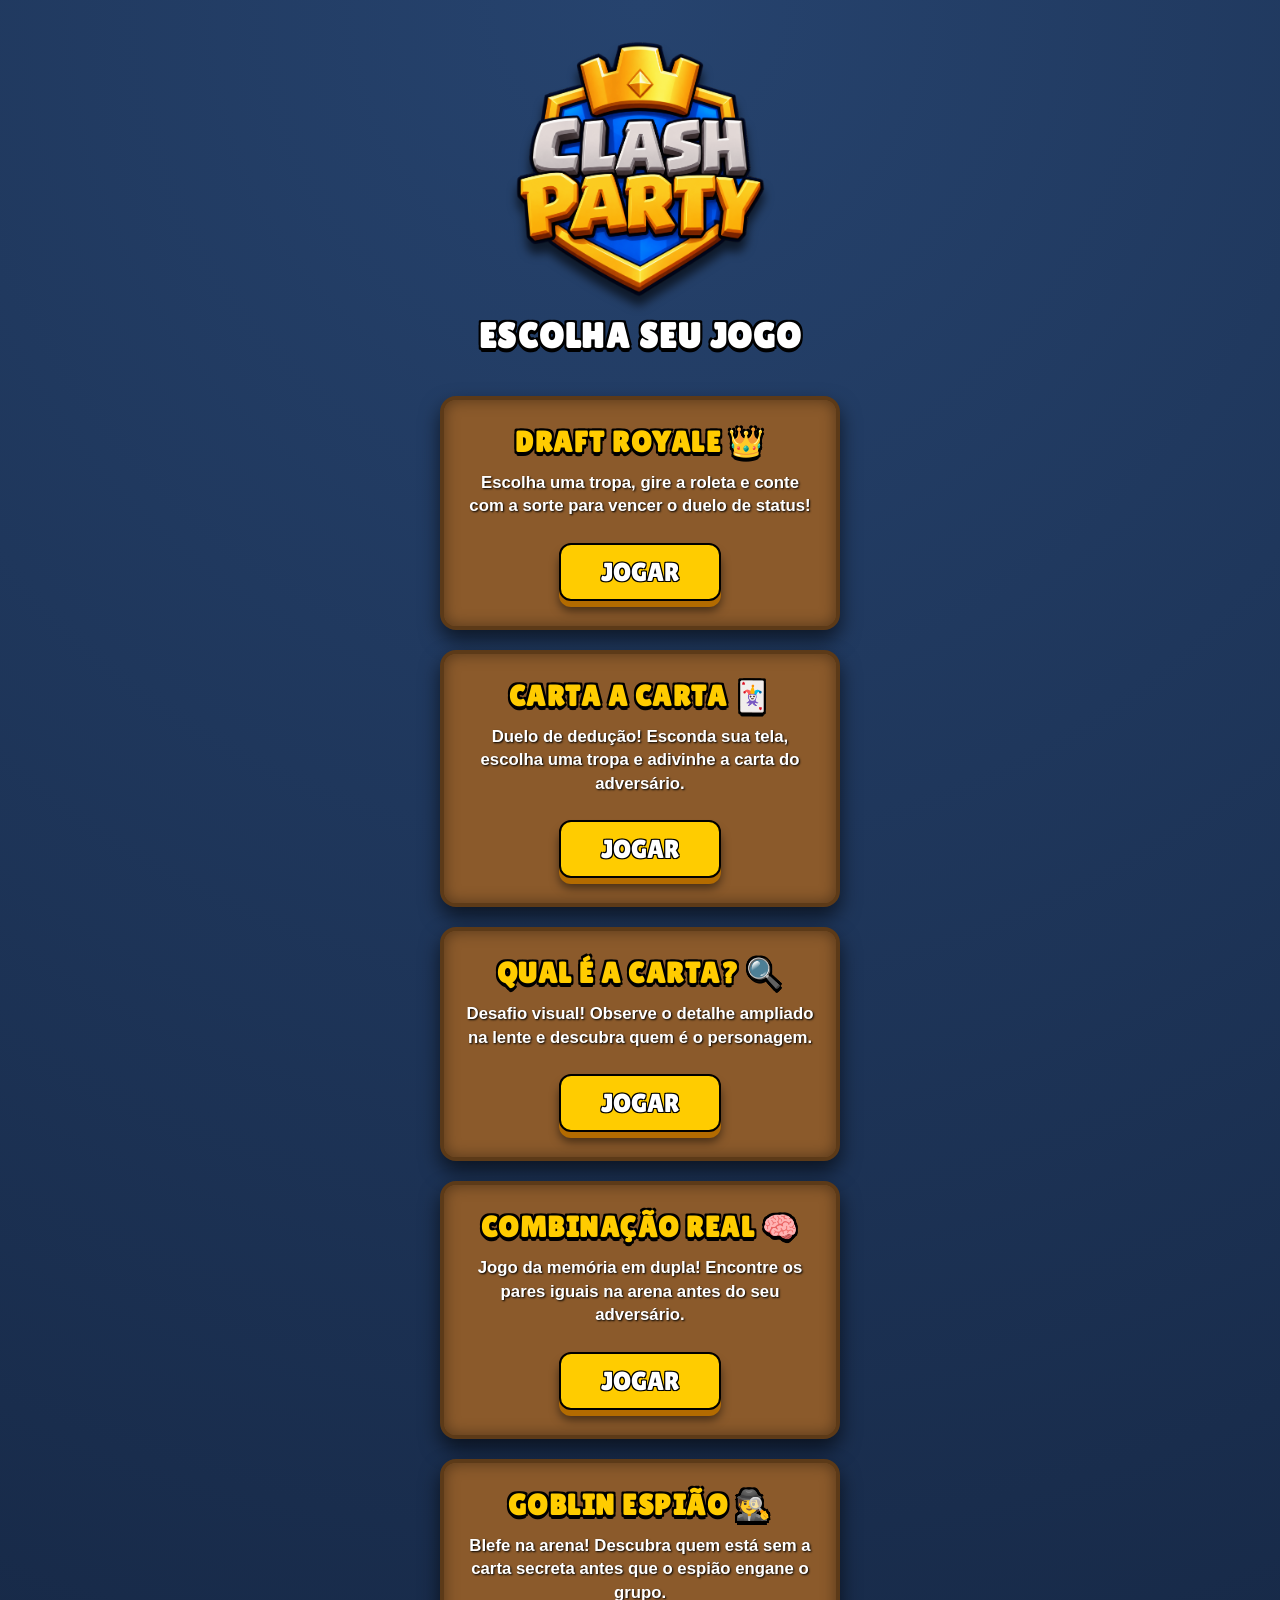
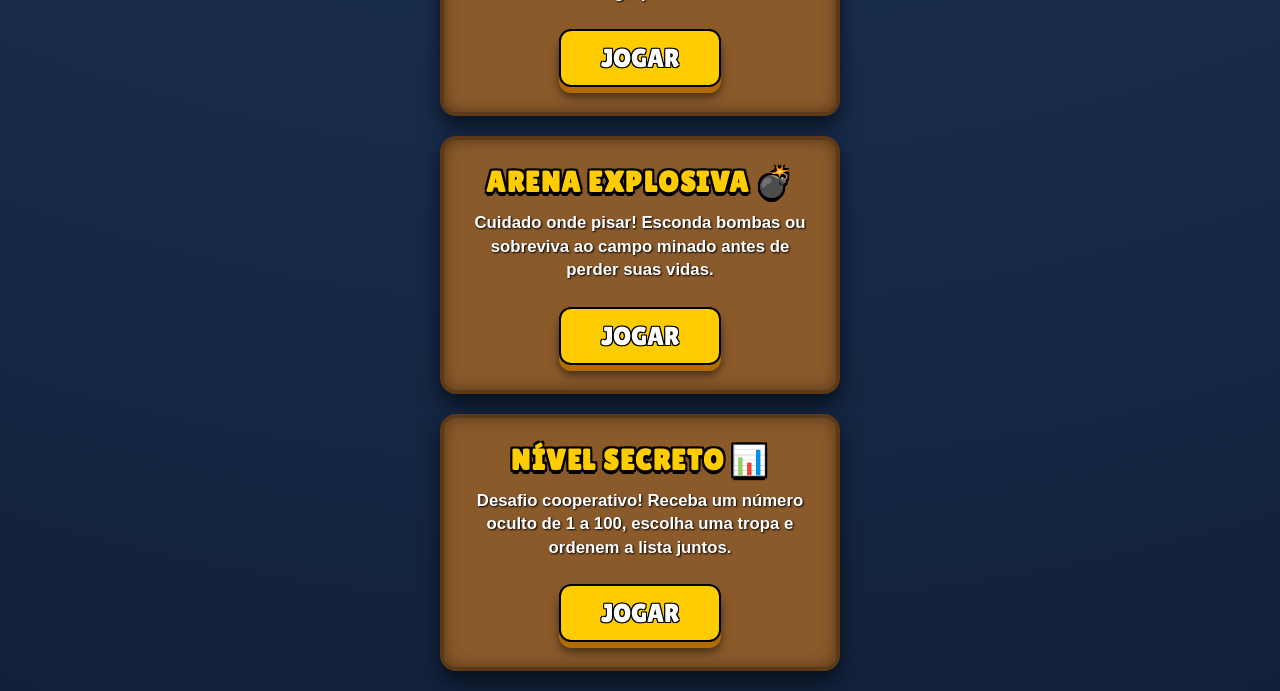
<file: index.html>
<!DOCTYPE html>
<html lang="pt-BR">
<head>
    <meta charset="UTF-8">
    <meta name="viewport" content="width=device-width, initial-scale=1.0">
    <title>Clash Party | Hub de Mini-jogos</title>
    <link rel="stylesheet" href="css/global.css">
</head>
<body>
    <header>
        <img src="imagens/logo.png" alt="Clash Party Logo" class="logo">
        <h1>Escolha seu Jogo</h1>
    </header>

    <main class="games-container">
        <div class="game-card">
            <div class="game-card-content">
                <h2>Draft Royale 👑</h2>
                <p>Escolha uma tropa, gire a roleta e conte com a sorte para vencer o duelo de status!</p>
                <a href="draft-royale/index.html" class="btn-supercell">JOGAR</a>
            </div>
        </div>

        <div class="game-card">
            <div class="game-card-content">
                <h2>Carta a Carta 🃏</h2>
                <p>Duelo de dedução! Esconda sua tela, escolha uma tropa e adivinhe a carta do adversário.</p>
                <a href="cara-a-carta/index.html" class="btn-supercell">JOGAR</a>
            </div>
        </div>

        <div class="game-card">
            <div class="game-card-content">
                <h2>Qual é a Carta? 🔍</h2>
                <p>Desafio visual! Observe o detalhe ampliado na lente e descubra quem é o personagem.</p>
                <a href="qual-e-a-carta/index.html" class="btn-supercell">JOGAR</a>
            </div>
        </div>

        <div class="game-card">
            <div class="game-card-content">
                <h2>Combinação Real 🧠</h2>
                <p>Jogo da memória em dupla! Encontre os pares iguais na arena antes do seu adversário.</p>
                <a href="combinacao-real/index.html" class="btn-supercell">JOGAR</a>
            </div>
        </div>

        <div class="game-card">
            <div class="game-card-content">
                <h2>Goblin Espião 🕵️</h2>
                <p>Blefe na arena! Descubra quem está sem a carta secreta antes que o espião engane o grupo.</p>
                <a href="goblin-espiao/index.html" class="btn-supercell">JOGAR</a>
            </div>
        </div>

        <div class="game-card">
            <div class="game-card-content">
                <h2>Arena Explosiva 💣</h2>
                <p>Cuidado onde pisar! Esconda bombas ou sobreviva ao campo minado antes de perder suas vidas.</p>
                <a href="arena-explosiva/index.html" class="btn-supercell">JOGAR</a>
            </div>
        </div>

        <div class="game-card">
            <div class="game-card-content">
                <h2>Nível Secreto 📊</h2>
                <p>Desafio cooperativo! Receba um número oculto de 1 a 100, escolha uma tropa e ordenem a lista juntos.</p>
                <a href="nivel-secreto/index.html" class="btn-supercell">JOGAR</a>
            </div>
        </div>
    </main>
</body>
</html>
</file>
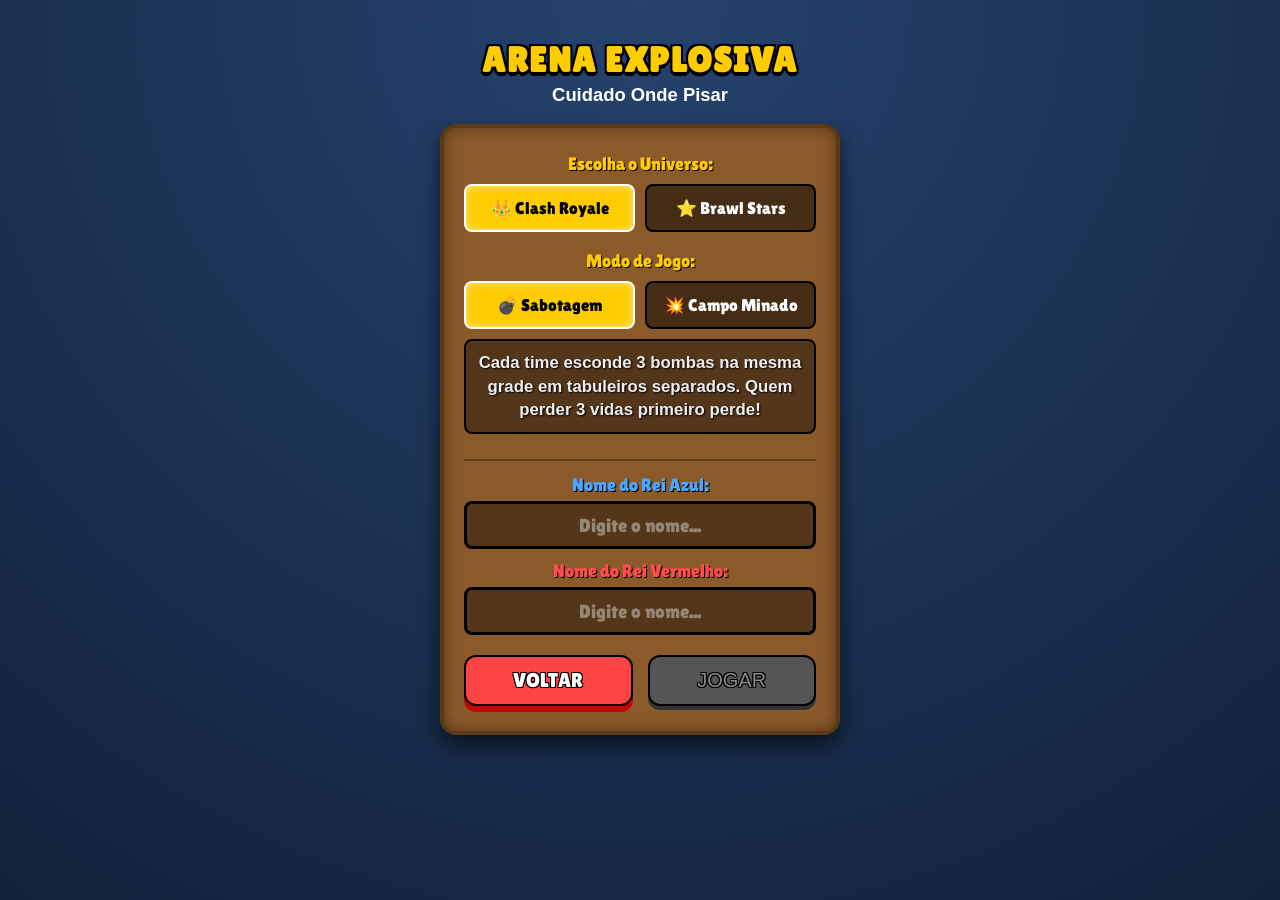
<file: arena-explosiva/index.html>
<!DOCTYPE html>
<html lang="pt-BR">
<head>
    <meta charset="UTF-8">
    <meta name="viewport" content="width=device-width, initial-scale=1.0">
    <title>Arena Explosiva | Clash Party</title>
    <link rel="stylesheet" href="../css/global.css">
    <link rel="stylesheet" href="style.css">
</head>
<body>

    <div id="tela-config" class="screen active">
        <header style="margin-bottom: 18px; text-align: center;">
            <h1 style="color: var(--dourado);">Arena Explosiva</h1>
            <p style="font-family: sans-serif; font-weight: bold; font-size: 1.15rem; margin-top: 4px;">Cuidado Onde Pisar</p>
        </header>

        <main class="games-container">
            <div class="game-card">
                <div class="seletor-grupo">
                    <label>Escolha o Universo:</label>
                    <div class="botoes-grupo">
                        <button class="btn-opcao active" id="btn-uni-clash" onclick="selecionarUniverso('clash')">👑 Clash Royale</button>
                        <button class="btn-opcao" id="btn-uni-brawl" onclick="selecionarUniverso('brawl')">⭐ Brawl Stars</button>
                    </div>
                </div>

                <div class="seletor-grupo">
                    <label>Modo de Jogo:</label>
                    <div class="botoes-grupo">
                        <button class="btn-opcao active" id="btn-modo-sabotagem" onclick="selecionarModo('sabotagem')">💣 Sabotagem</button>
                        <button class="btn-opcao" id="btn-modo-campo" onclick="selecionarModo('campo')">💥 Campo Minado</button>
                    </div>
                    <p id="descricao-modo" class="texto-desc-modo">Cada time esconde 3 bombas na mesma grade em tabuleiros separados. Quem perder 3 vidas primeiro perde!</p>
                </div>

                <div class="area-nomes">
                    <div class="input-group">
                        <label style="color: #4da6ff;">Nome do Rei Azul:</label>
                        <input type="text" id="input-nome-azul" placeholder="Digite o nome..." autocomplete="off" maxlength="16" oninput="validarNomes()">
                    </div>

                    <div class="input-group">
                        <label style="color: #ff4d4d;">Nome do Rei Vermelho:</label>
                        <input type="text" id="input-nome-vermelho" placeholder="Digite o nome..." autocomplete="off" maxlength="16" oninput="validarNomes()">
                    </div>

                    <div id="erro-nomes" class="error-msg"></div>
                </div>

                <div class="botoes-nav">
                    <a href="../index.html" class="btn-supercell btn-voltar">VOLTAR</a>
                    <button class="btn-supercell btn-iniciar" id="btn-jogar" onclick="iniciarPartida()" disabled>JOGAR</button>
                </div>
            </div>
        </main>
    </div>

    <div id="tela-plantar" class="screen tela-cheia">
        <div class="topo-partida">
            <span class="badge-progresso" id="plantar-etapa">PREPARAÇÃO 1 de 2</span>
            <h2 id="plantar-titulo-time" style="color: #4da6ff;">Rei Azul</h2>
            <p id="plantar-instrucao" class="subtitulo-neutro">Escolha 3 cartas para esconder suas bombas!</p>
        </div>

        <div class="container-grade-4x4" id="box-grade-plantar">
            <div class="grade-4x4" id="grade-plantar"></div>
        </div>

        <div class="area-controle-rodape">
            <div class="contador-bombas-box">
                <span>Bombas selecionadas:</span>
                <strong id="contador-selecionadas" style="color: var(--dourado);">0 / 3</strong>
            </div>
            <button class="btn-supercell btn-iniciar btn-full" id="btn-confirmar-bombas" disabled onclick="confirmarBombasPlantadas()">CONFIRMAR BOMBAS 💣</button>
        </div>
    </div>

    <div id="tela-passe" class="screen tela-cheia">
        <div class="topo-partida">
            <span class="badge-progresso">TROCA DE TURNO</span>
            <h1 style="color: var(--dourado); font-size: clamp(1.6rem, 4.5vh, 2.1rem);">Passe o Aparelho</h1>
        </div>

        <div class="game-card card-passe-turno">
            <div class="icone-passe">🛡️</div>
            <p class="label-passe">Agora é a vez de:</p>
            <h2 id="passe-nome-time" class="nome-time-passe">Rei Vermelho</h2>
            <p id="passe-instrucao" class="instrucao-passe">Garanta que o adversário não esteja olhando a tela antes de continuar.</p>
        </div>

        <div class="area-controle-rodape">
            <button class="btn-supercell btn-iniciar btn-full" onclick="confirmarPasseTela()">ESTOU PRONTO ➡️</button>
        </div>
    </div>

    <div id="tela-batalha" class="screen tela-cheia">
        <div class="placar-duelo">
            <div class="box-time azul" id="hud-time-azul">
                <span class="nome-hud" id="hud-nome-azul">REI AZUL</span>
                <div class="vidas-hud" id="vidas-azul">❤️❤️❤️</div>
            </div>

            <div class="indicador-centro">
                <span class="badge-modo-hud" id="hud-nome-modo">SABOTAGEM</span>
                <span class="texto-turno-hud" id="hud-turno-texto">VEZ DO AZUL</span>
            </div>

            <div class="box-time vermelho" id="hud-time-vermelho">
                <span class="nome-hud" id="hud-nome-vermelho">REI VERMELHO</span>
                <div class="vidas-hud" id="vidas-vermelho">❤️❤️❤️</div>
            </div>
        </div>

        <div class="container-grade-4x4" id="box-grade-batalha">
            <div class="grade-4x4" id="grade-batalha"></div>
        </div>

        <div class="area-controle-rodape">
            <div class="barra-status-batalha" id="status-batalha">
                Toque em uma carta para testar!
            </div>
        </div>
    </div>

    <div id="tela-resultado" class="screen tela-cheia">
        <div class="topo-partida">
            <span class="badge-progresso" id="resultado-badge-modo">FIM DE PARTIDA</span>
            <h1 id="resultado-titulo" style="font-size: clamp(1.7rem, 4.8vh, 2.3rem); margin-top: 4px;">VITÓRIA!</h1>
            <p id="resultado-subtitulo" class="subtitulo-resultado"></p>
        </div>

        <div class="card-resumo-final">
            <div class="placar-final-comparativo">
                <div class="coluna-final">
                    <span class="label-final-azul" id="final-label-azul">REI AZUL</span>
                    <div class="vidas-final" id="final-vidas-azul">❤️❤️❤️</div>
                </div>
                <div class="vs-final">VS</div>
                <div class="coluna-final">
                    <span class="label-final-vermelho" id="final-label-vermelho">REI VERMELHO</span>
                    <div class="vidas-final" id="final-vidas-vermelho">🖤🖤🖤</div>
                </div>
            </div>
            <p class="frase-final-arena" id="frase-final-arena">Todas as bombas inimigas foram detonadas!</p>
        </div>

        <div class="botoes-nav" style="width: 100%; max-width: 420px;">
            <a href="../index.html" class="btn-supercell btn-voltar">SAIR</a>
            <button class="btn-supercell btn-iniciar" onclick="voltarConfig()">JOGAR DE NOVO</button>
        </div>
    </div>

    <script src="script.js"></script>
</body>
</html>
</file>
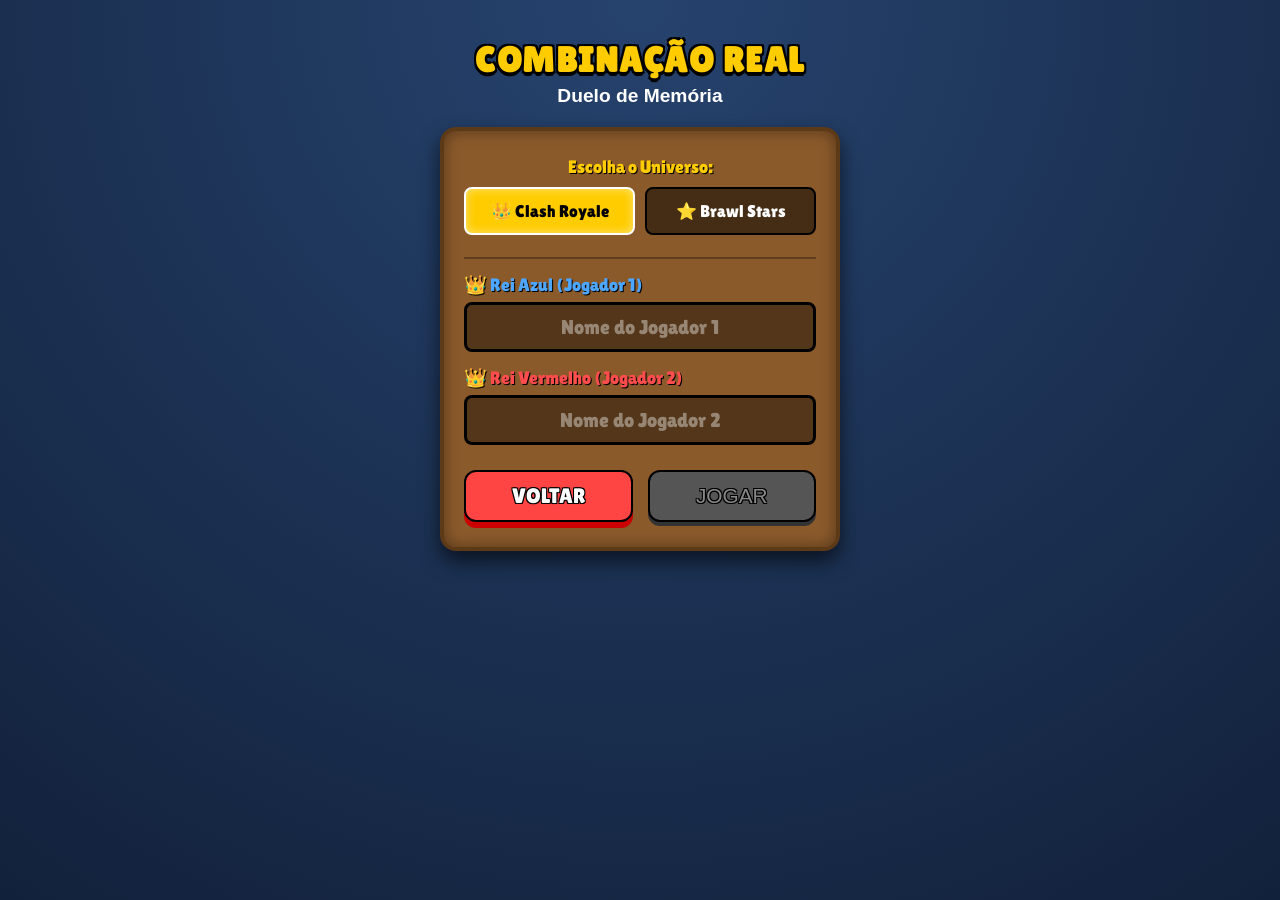
<file: combinacao-real/index.html>
<!DOCTYPE html>
<html lang="pt-BR">
<head>
    <meta charset="UTF-8">
    <meta name="viewport" content="width=device-width, initial-scale=1.0">
    <title>Combinação Real | Clash Party</title>
    <link rel="stylesheet" href="../css/global.css">
    <link rel="stylesheet" href="style.css">
</head>
<body>

    <div id="tela-config" class="screen active">
        <header style="margin-bottom: 20px; text-align: center;">
            <h1 style="color: var(--dourado);">Combinação Real</h1>
            <p style="font-family: sans-serif; font-weight: bold; font-size: 1.2rem; margin-top: 5px;">Duelo de Memória</p>
        </header>

        <main class="games-container">
            <div class="game-card">
                <div class="seletor-grupo">
                    <label>Escolha o Universo:</label>
                    <div class="botoes-grupo">
                        <button class="btn-opcao active" id="btn-uni-clash" onclick="selecionarUniverso('clash')">👑 Clash Royale</button>
                        <button class="btn-opcao" id="btn-uni-brawl" onclick="selecionarUniverso('brawl')">⭐ Brawl Stars</button>
                    </div>
                </div>

                <div class="area-nomes">
                    <div class="input-group">
                        <label class="label-azul" id="label-j1">👑 Rei Azul (Jogador 1)</label>
                        <input type="text" id="nome-azul" placeholder="Nome do Jogador 1" class="input-jogador azul" autocomplete="off" oninput="validarNomes()">
                    </div>

                    <div class="input-group">
                        <label class="label-vermelho" id="label-j2">👑 Rei Vermelho (Jogador 2)</label>
                        <input type="text" id="nome-vermelho" placeholder="Nome do Jogador 2" class="input-jogador vermelho" autocomplete="off" oninput="validarNomes()">
                    </div>
                </div>

                <div class="botoes-nav">
                    <a href="../index.html" class="btn-supercell btn-voltar">VOLTAR</a>
                    <button class="btn-supercell btn-iniciar" id="btn-jogar" onclick="iniciarJogo()" disabled>JOGAR</button>
                </div>
            </div>
        </main>
    </div>

    <div id="tela-jogo" class="screen">
        <div class="placar-topo" id="placar-topo"></div>

        <div class="info-turno">
            <h2 id="titulo-turno" style="color: var(--dourado);">Vez de Jogador 1</h2>
            <p id="subtitulo-turno" class="subtitulo-turno">Encontre os 11 pares na arena!</p>
        </div>

        <div class="arena-memoria" id="arena-memoria"></div>
    </div>

    <div id="tela-vitoria" class="screen">
        <header class="header-vitoria">
            <h1>🏆 FIM DE JOGO! 🏆</h1>
            <h2 id="vitoria-campeao" style="color: var(--dourado); margin-top: 10px; font-size: 2.2rem;"></h2>
        </header>

        <div class="game-card" style="width: 100%; max-width: 400px; margin-top: 15px;">
            <h3 style="color: var(--dourado); margin-bottom: 15px; font-size: 1.5rem;">Placar Final</h3>
            <div id="resumo-placar-final" class="resumo-placar"></div>
        </div>

        <div class="botoes-nav" style="width: 100%; max-width: 400px; margin-top: 25px;">
            <a href="../index.html" class="btn-supercell btn-voltar">SAIR</a>
            <button class="btn-supercell btn-iniciar" onclick="jogarNovamente()">JOGAR DE NOVO</button>
        </div>
    </div>

    <script src="script.js"></script>
</body>
</html>
</file>
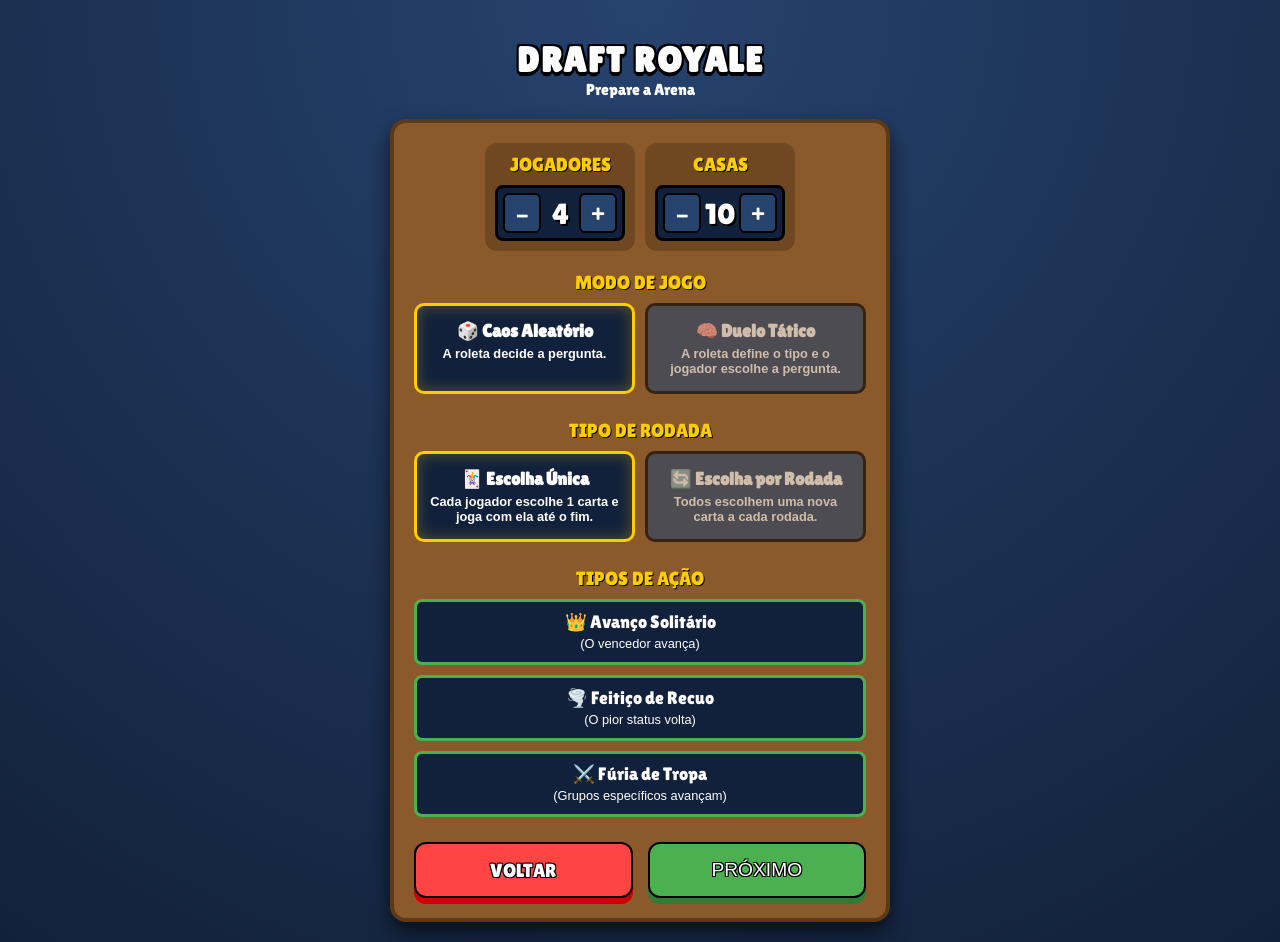
<file: draft-royale/index.html>
<!DOCTYPE html>
<html lang="pt-BR">
<head>
    <meta charset="UTF-8">
    <meta name="viewport" content="width=device-width, initial-scale=1.0">
    <title>Draft Royale | Arena</title>
    <link rel="stylesheet" href="../css/global.css">
    <link rel="stylesheet" href="style.css">
</head>
<body>

    <div id="tela-config" class="screen active">
        <header class="config-header">
            <h1>Draft Royale</h1>
            <p>Prepare a Arena</p>
        </header>

        <main class="config-container">
            <div class="config-row">
                <div class="config-box">
                    <label>Jogadores</label>
                    <div class="counter">
                        <button class="btn-counter" onclick="alterarValor('jogadores', -1)">-</button>
                        <span id="valor-jogadores">4</span>
                        <button class="btn-counter" onclick="alterarValor('jogadores', 1)">+</button>
                    </div>
                </div>

                <div class="config-box">
                    <label>Casas</label>
                    <div class="counter">
                        <button class="btn-counter" onclick="alterarValor('casas', -1)">-</button>
                        <span id="valor-casas">10</span>
                        <button class="btn-counter" onclick="alterarValor('casas', 1)">+</button>
                    </div>
                </div>
            </div>

            <div class="config-section">
                <label>Modo de Jogo</label>
                <div class="mode-grid">
                    <div class="mode-card selected" id="modo-aleatorio" onclick="selecionarModo('aleatorio')">
                        <h3>🎲 Caos Aleatório</h3>
                        <p>A roleta decide a pergunta.</p>
                    </div>
                    <div class="mode-card" id="modo-escolha" onclick="selecionarModo('escolha')">
                        <h3>🧠 Duelo Tático</h3>
                        <p>A roleta define o tipo e o jogador escolhe a pergunta.</p>
                    </div>
                </div>
            </div>

            <div class="config-section">
                <label>Tipo de Rodada</label>
                <div class="mode-grid">
                    <div class="mode-card selected" id="rodada-unica" onclick="selecionarTipoRodada('unica')">
                        <h3>🃏 Escolha Única</h3>
                        <p>Cada jogador escolhe 1 carta e joga com ela até o fim.</p>
                    </div>
                    <div class="mode-card" id="rodada-porrodada" onclick="selecionarTipoRodada('rodada')">
                        <h3>🔄 Escolha por Rodada</h3>
                        <p>Todos escolhem uma nova carta a cada rodada.</p>
                    </div>
                </div>
            </div>

            <div class="config-section">
                <label>Tipos de Ação</label>
                <div class="rules-grid">
                    <div class="rule-btn active" id="regra-avanco" onclick="alternarRegra('avanco')">
                        👑 Avanço Solitário <br><small>(O vencedor avança)</small>
                    </div>
                    <div class="rule-btn active" id="regra-recuo" onclick="alternarRegra('recuo')">
                        🌪️ Feitiço de Recuo <br><small>(O pior status volta)</small>
                    </div>
                    <div class="rule-btn active" id="regra-grupo" onclick="alternarRegra('grupo')">
                        ⚔️ Fúria de Tropa <br><small>(Grupos específicos avançam)</small>
                    </div>
                </div>
            </div>

            <div class="nav-buttons">
                <a href="../index.html" class="btn-supercell btn-voltar">VOLTAR</a>
                <button class="btn-supercell btn-proximo" onclick="irParaTelaJogadores()">PRÓXIMO</button>
            </div>
        </main>
    </div>

    <div id="tela-jogadores" class="screen">
        <header class="config-header">
            <h1>Participantes</h1>
            <p>Personalize os nomes dos guerreiros</p>
        </header>

        <main class="config-container">
            <div id="mensagem-erro" class="error-msg">⚠️ Todos os guerreiros precisam ter um nome válido para entrar na arena!</div>

            <div id="lista-jogadores" class="players-grid"></div>

            <div class="nav-buttons" style="margin-top: 20px;">
                <button class="btn-supercell btn-voltar" onclick="voltarParaConfig()">VOLTAR</button>
                <button class="btn-supercell btn-proximo" onclick="iniciarJogoFinal()">JOGAR!</button>
            </div>
        </main>
    </div>

    <script src="script.js"></script>
</body>
</html>
</file>
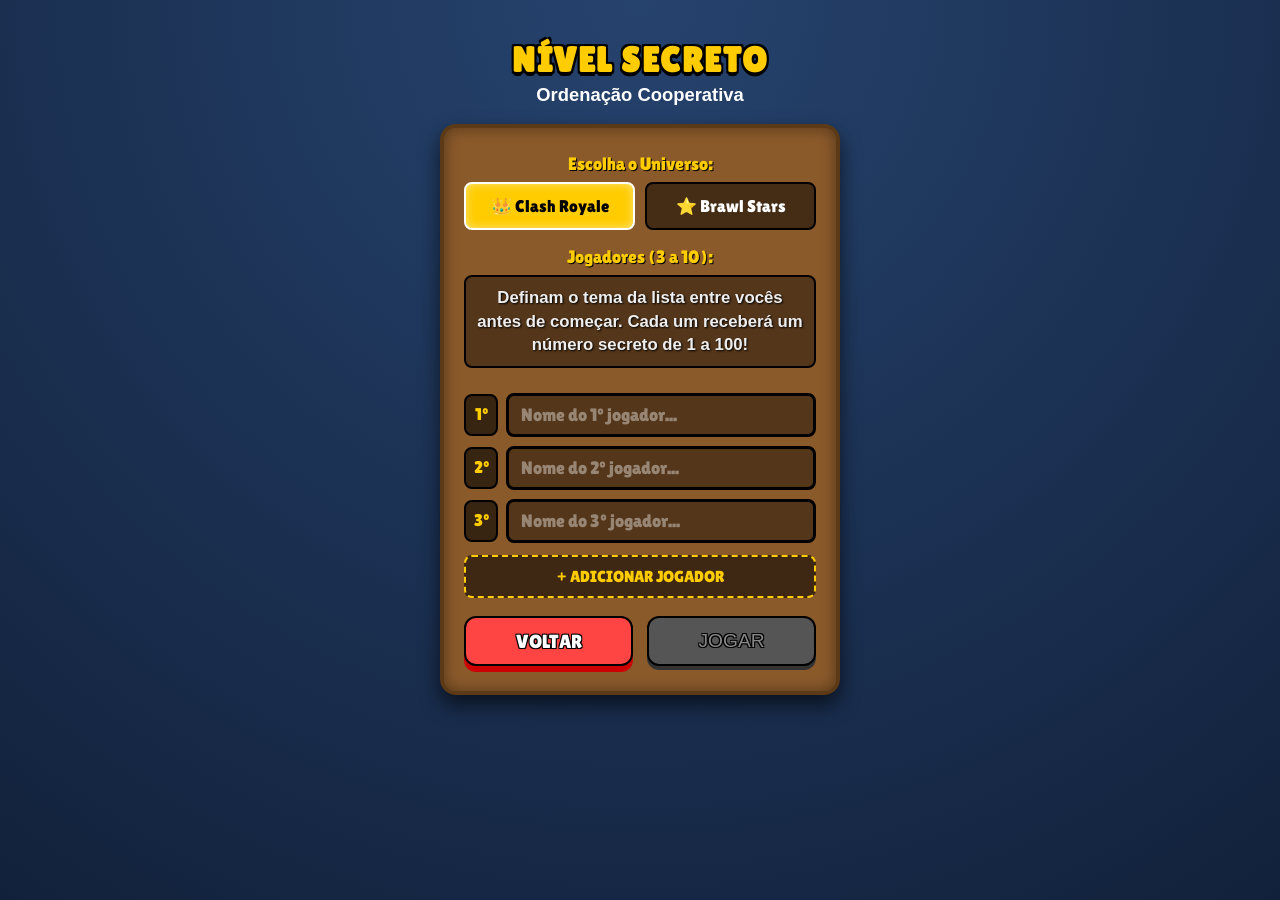
<file: nivel-secreto/index.html>
<!DOCTYPE html>
<html lang="pt-BR">
<head>
    <meta charset="UTF-8">
    <meta name="viewport" content="width=device-width, initial-scale=1.0">
    <title>Nível Secreto | Clash Party</title>
    <link rel="stylesheet" href="../css/global.css">
    <link rel="stylesheet" href="style.css">
</head>
<body>

    <div id="tela-config" class="screen active">
        <header style="margin-bottom: 18px; text-align: center;">
            <h1 style="color: var(--dourado);">Nível Secreto</h1>
            <p style="font-family: sans-serif; font-weight: bold; font-size: 1.15rem; margin-top: 4px;">Ordenação Cooperativa</p>
        </header>

        <main class="games-container">
            <div class="game-card">
                <div class="seletor-grupo">
                    <label>Escolha o Universo:</label>
                    <div class="botoes-grupo">
                        <button class="btn-opcao active" id="btn-uni-clash" onclick="selecionarUniverso('clash')">👑 Clash Royale</button>
                        <button class="btn-opcao" id="btn-uni-brawl" onclick="selecionarUniverso('brawl')">⭐ Brawl Stars</button>
                    </div>
                </div>

                <div class="seletor-grupo" style="margin-bottom: 10px;">
                    <label>Jogadores (3 a 10):</label>
                    <p class="texto-regra-topo">Definam o tema da lista entre vocês antes de começar. Cada um receberá um número secreto de 1 a 100!</p>
                </div>

                <div class="lista-inputs-jogadores" id="lista-inputs-jogadores"></div>

                <button type="button" class="btn-adicionar-jogador" id="btn-add-jogador" onclick="adicionarCampoJogador()">+ ADICIONAR JOGADOR</button>

                <div id="erro-jogadores" class="error-msg"></div>

                <div class="botoes-nav">
                    <a href="../index.html" class="btn-supercell btn-voltar">VOLTAR</a>
                    <button class="btn-supercell btn-iniciar" id="btn-jogar" onclick="iniciarPartida()" disabled>JOGAR</button>
                </div>
            </div>
        </main>
    </div>

    <div id="tela-turno" class="screen tela-cheia">
        <div class="topo-partida">
            <span class="badge-progresso" id="turno-progresso">JOGADOR 1 de 3</span>
            <h2 id="turno-nome-jogador" style="color: var(--dourado);">Jogador</h2>
            <p class="subtitulo-neutro">Arraste a cobertura para ver seu nível secreto!</p>
        </div>

        <div class="area-carta-secreta">
            <div class="carta-secreta-box" id="carta-secreta-box">
                <div class="conteudo-nota-secreta">
                    <span class="label-nivel-carta">SEU NÍVEL SECRETO</span>
                    <div class="valor-nota-grande" id="valor-nota-secreta">50</div>
                    <span class="dica-escala-carta">Escala de 1 a 100</span>
                </div>
                <div class="cobertura-deslizante" id="cobertura-deslizante">
                    <div class="icone-cadeado">🔒</div>
                    <span class="titulo-cobertura">NÍVEL OCULTO</span>
                    <span class="instrucao-arrastar">⬆️ Arraste para revelar ⬆️</span>
                </div>
            </div>
        </div>

        <div class="area-escolha-carta">
            <div class="box-autocomplete">
                <input type="text" id="input-busca-carta" placeholder="Digite o nome da carta (mín. 2 letras)..." autocomplete="off" disabled oninput="filtrarSugestoes()">
                <div class="lista-sugestoes" id="lista-sugestoes"></div>
            </div>

            <div class="carta-confirmada-pill" id="pill-carta-escolhida">
                <span>Selecionada:</span>
                <strong id="texto-carta-escolhida">-</strong>
            </div>

            <button class="btn-supercell btn-iniciar btn-full" id="btn-proximo-jogador" disabled onclick="confirmarEscolhaJogador()">PASSAR PARA O PRÓXIMO ➡️</button>
        </div>
    </div>

    <div id="tela-passe" class="screen tela-cheia">
        <div class="topo-partida">
            <span class="badge-progresso">TROCA DE TURNO</span>
            <h1 style="color: var(--dourado); font-size: clamp(1.6rem, 4.5vh, 2.1rem);">Passe o Aparelho</h1>
        </div>

        <div class="game-card card-passe-turno">
            <div class="icone-passe">🤫</div>
            <p class="label-passe">Agora é a vez de:</p>
            <h2 id="passe-nome-proximo" class="nome-time-passe">Próximo</h2>
            <p class="instrucao-passe">Não deixe ninguém ver seu nível secreto de 1 a 100!</p>
        </div>

        <div class="area-controle-rodape">
            <button class="btn-supercell btn-iniciar btn-full" onclick="abrirTurnoAtual()">ESTOU PRONTO ➡️</button>
        </div>
    </div>

    <div id="tela-ordenar" class="screen tela-cheia">
        <div class="topo-partida">
            <span class="badge-progresso">FASE EM EQUIPE</span>
            <h2 style="color: var(--dourado);">Ordenem a Lista</h2>
            <p class="subtitulo-neutro">Arraste do maior nível (topo) para o menor (base)</p>
        </div>

        <div class="container-lista-ordenacao" id="container-lista-ordenacao">
            <div class="marcador-extremo topo">⬆️ MAIOR NÍVEL (100)</div>
            <div class="lista-arrastavel" id="lista-arrastavel"></div>
            <div class="marcador-extremo base">⬇️ MENOR NÍVEL (1)</div>
        </div>

        <div class="area-controle-rodape">
            <button class="btn-supercell btn-iniciar btn-full" onclick="finalizarOrdenacao()">CONFIRMAR ORDEM ✔️</button>
        </div>
    </div>

    <div id="tela-resultado" class="screen tela-cheia">
        <div class="topo-partida">
            <span class="badge-progresso">RESULTADO FINAL</span>
            <h1 id="resultado-titulo" style="font-size: clamp(1.65rem, 4.5vh, 2.2rem); margin-top: 2px;">VITÓRIA DA EQUIPE!</h1>
            <p id="resultado-subtitulo" class="subtitulo-resultado">Vocês acertaram toda a sequência!</p>
        </div>

        <div class="card-comparativo-final">
            <div class="comparativo-grid">
                <div class="coluna-tabela">
                    <div class="cabecalho-coluna grupo">ORDEM DO GRUPO</div>
                    <div class="corpo-coluna" id="coluna-ordem-grupo"></div>
                </div>

                <div class="coluna-tabela">
                    <div class="cabecalho-coluna correta">ORDEM CORRETA</div>
                    <div class="corpo-coluna" id="coluna-ordem-correta"></div>
                </div>
            </div>
        </div>

        <div class="botoes-nav" style="width: 100%; max-width: 440px; margin-top: 10px;">
            <a href="../index.html" class="btn-supercell btn-voltar">SAIR</a>
            <button class="btn-supercell btn-iniciar" onclick="jogarNovamente()">JOGAR NOVAMENTE</button>
        </div>
    </div>

    <script src="script.js"></script>
</body>
</html>
</file>
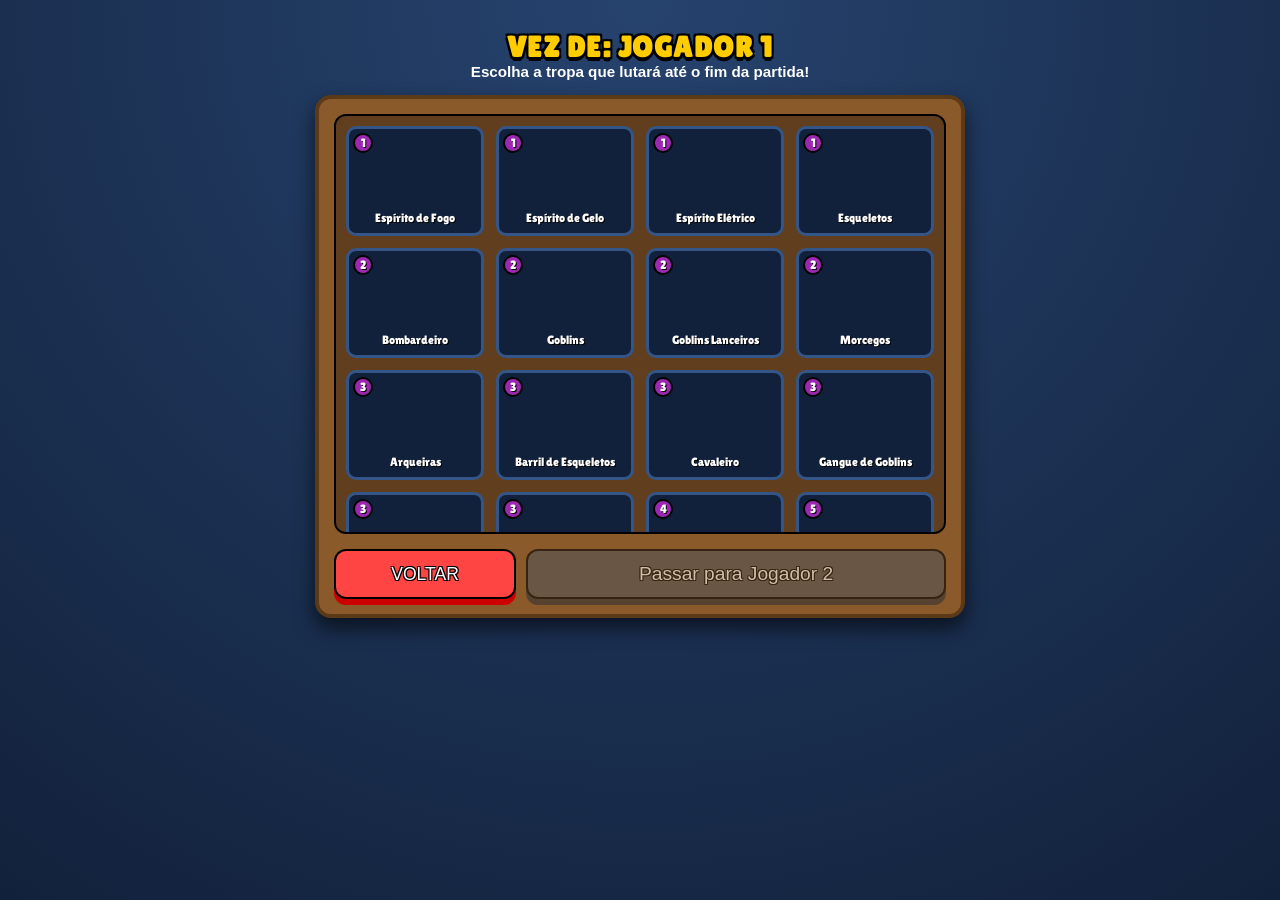
<file: draft-royale/tabuleiro.html>
<!DOCTYPE html>
<html lang="pt-BR">
<head>
    <meta charset="UTF-8">
    <meta name="viewport" content="width=device-width, initial-scale=1.0">
    <title>Draft Royale | Arena</title>
    <link rel="stylesheet" href="../css/global.css">
    <link rel="stylesheet" href="tabuleiro.css">
</head>
<body>
    <div id="tela-draft" style="display: flex; flex-direction: column; width: 100%; align-items: center;">
        <header class="arena-header">
            <h1 id="titulo-vez"></h1>
            <p id="subtitulo-vez">Escolha sua tropa para a batalha!</p>
        </header>
        <main class="arena-container">
            <div id="grid-escolha-cartas" class="cards-selection-grid"></div>
            <div id="botoes-acao-container" class="arena-buttons-wrapper">
                <button id="btn-voltar-draft" class="btn-supercell btn-voltar-draft" onclick="voltarParaNomes()" style="display: none;">VOLTAR</button>
                <button id="btn-acao-draft" class="btn-supercell btn-draft-action" onclick="confirmarEscolhaCarta()" disabled>ESCOLHA UMA CARTA</button>
            </div>
        </main>
    </div>

    <div id="tela-jogo" style="display: none; flex-direction: column; width: 100%; align-items: center;">
        <header class="arena-header">
            <h1 id="titulo-jogo">Arena de Batalha</h1>
            <p id="subtitulo-jogo"></p>
        </header>
        <main class="arena-container" style="max-width: 1000px;">
            <div id="tabuleiro-casas" class="tabuleiro-grid"></div>
            <div class="arena-buttons-wrapper">
                <button class="btn-supercell btn-voltar-draft" onclick="abrirModalEncerrar()">ENCERRAR JOGO</button>
                <button id="btn-proximo-jogo" class="btn-supercell btn-draft-action">PRÓXIMO</button>
            </div>
        </main>
    </div>

    <div id="modal-encerrar" class="modal-overlay" style="display: none;">
        <div class="modal-content">
            <h2>Deseja abandonar a Arena?</h2>
            <p>Todo o seu progresso nesta partida será perdido.</p>
            <div class="arena-buttons-wrapper" style="margin-top: 20px;">
                <button class="btn-supercell btn-voltar-draft" onclick="fecharModalEncerrar()">CANCELAR</button>
                <button class="btn-supercell btn-draft-action" style="background-color: #ff4444 !important; box-shadow: 0px 6px 0px #cc0000 !important;" onclick="encerrarDeVez()">SIM, ENCERRAR</button>
            </div>
        </div>
    </div>

    <div id="modal-vitoria" class="modal-overlay" style="display: none;">
        <div class="modal-content">
            <h2 id="titulo-vitoria">🏆 Vitória!</h2>
            <p id="texto-vitoria"></p>
            <div class="arena-buttons-wrapper" style="margin-top: 20px;">
                <button class="btn-supercell btn-voltar-draft" onclick="fecharModalVitoria()">VER TABULEIRO</button>
                <button class="btn-supercell btn-draft-action" onclick="encerrarDeVez()">NOVO JOGO</button>
            </div>
        </div>
    </div>

    <script src="jogo.js"></script>
</body>
</html>
</file>
<file: css/global.css>
@import url('https://fonts.googleapis.com/css2?family=Lilita+One&display=swap');

:root {
    --azul-fundo: #12213b;
    --azul-claro: #26436e;
    --dourado: #ffcc00;
    --dourado-sombra: #b36b00;
    --madeira: #8b5a2b;
    --madeira-escura: #5c3a18;
    --texto-branco: #ffffff;
}

* {
    margin: 0;
    padding: 0;
    box-sizing: border-box;
}

body {
    font-family: 'Lilita One', cursive;
    background: radial-gradient(circle at top, var(--azul-claro), var(--azul-fundo));
    color: var(--texto-branco);
    min-height: 100vh;
    display: flex;
    flex-direction: column;
    align-items: center;
    padding: 20px;
}

h1, h2 {
    text-transform: uppercase;
    letter-spacing: 1.5px;
    text-shadow: 
        -2px -2px 0 #000,  
         2px -2px 0 #000,
        -2px  2px 0 #000,
         2px  2px 0 #000,
         0px  4px 0 #000;
}

header {
    text-align: center;
    margin-bottom: 40px;
    margin-top: 20px;
}

.logo {
    max-width: 250px;
    width: 100%;
    margin-bottom: 10px;
    filter: drop-shadow(0px 10px 5px rgba(0,0,0,0.6));
}

h1 {
    font-size: 2.2rem;
}

.games-container {
    width: 100%;
    max-width: 400px;
    display: flex;
    flex-direction: column;
    gap: 20px;
}

.game-card {
    background-color: var(--madeira);
    border: 4px solid var(--madeira-escura);
    border-radius: 16px;
    padding: 25px 20px;
    text-align: center;
    box-shadow: 0px 10px 20px rgba(0, 0, 0, 0.6), inset 0px 0px 15px rgba(0,0,0,0.4);
}

.game-card h2 {
    color: var(--dourado);
    font-size: 1.8rem;
    margin-bottom: 12px;
}

.game-card p {
    font-family: sans-serif;
    font-weight: bold;
    font-size: 1.05rem;
    line-height: 1.4;
    margin-bottom: 25px;
    text-shadow: 1px 1px 2px #000;
}

.btn-supercell {
    display: inline-block;
    background-color: var(--dourado);
    color: #ffffff;
    text-decoration: none;
    font-size: 1.6rem;
    padding: 12px 40px;
    border-radius: 12px;
    border: 2px solid #000;
    box-shadow: 0px 6px 0px var(--dourado-sombra), 0px 10px 10px rgba(0,0,0,0.5);
    text-shadow: -1px -1px 0 #000, 1px -1px 0 #000, -1px 1px 0 #000, 1px 1px 0 #000;
    transition: all 0.1s ease;
    cursor: pointer;
    text-align: center;
}

.btn-supercell:active {
    transform: translateY(6px);
    box-shadow: 0px 0px 0px var(--dourado-sombra), 0px 4px 5px rgba(0,0,0,0.5);
}
</file>
<file: arena-explosiva/style.css>
html, body {
    overflow-x: hidden;
    max-width: 100%;
}

.screen {
    display: none;
    width: 100%;
    max-width: 600px;
    flex-direction: column;
    align-items: center;
    padding-bottom: 30px;
    box-sizing: border-box;
}

.screen.active {
    display: flex;
}

.screen.tela-cheia.active {
    height: 100dvh;
    max-height: 100dvh;
    overflow: hidden;
    justify-content: space-between;
    padding: 12px 14px 16px 14px;
}

body.turno-azul {
    background: radial-gradient(circle at top, #1d4e89, #0b1d36) !important;
    transition: background 0.4s ease;
}

body.turno-vermelho {
    background: radial-gradient(circle at top, #8a1c1c, #2b0909) !important;
    transition: background 0.4s ease;
}

.seletor-grupo {
    margin-bottom: 18px;
    text-align: center;
}

.seletor-grupo label {
    font-size: 1.15rem;
    color: var(--dourado);
    margin-bottom: 10px;
    display: block;
    text-shadow: 1px 1px 0 #000;
}

.botoes-grupo {
    display: flex;
    gap: 10px;
    justify-content: center;
}

.btn-opcao {
    flex: 1;
    background: rgba(0, 0, 0, 0.5);
    color: white;
    border: 2px solid #000;
    padding: 12px 8px;
    font-family: 'Lilita One', cursive;
    font-size: 1.05rem;
    border-radius: 8px;
    cursor: pointer;
    transition: 0.2s;
}

.btn-opcao.active {
    background: var(--dourado);
    color: #000;
    border-color: #fff;
    box-shadow: inset 0 0 10px rgba(255, 255, 255, 0.5);
}

.texto-desc-modo {
    font-family: sans-serif;
    font-size: 0.9rem;
    font-weight: bold;
    color: #eee;
    background: rgba(0, 0, 0, 0.4);
    padding: 10px;
    border-radius: 8px;
    border: 2px solid #000;
    margin-top: 10px;
    line-height: 1.35;
}

.area-nomes {
    display: flex;
    flex-direction: column;
    gap: 12px;
    margin-top: 10px;
    padding-top: 14px;
    border-top: 2px solid rgba(0, 0, 0, 0.3);
}

.input-group {
    display: flex;
    flex-direction: column;
    text-align: center;
}

.input-group label {
    font-size: 1.1rem;
    margin-bottom: 6px;
    text-shadow: 1px 1px 0 #000;
}

.input-group input {
    font-family: 'Lilita One', cursive;
    font-size: 1.2rem;
    padding: 10px;
    border-radius: 8px;
    border: 3px solid #000;
    background: rgba(0, 0, 0, 0.4);
    color: #fff;
    outline: none;
    text-align: center;
    transition: border-color 0.2s, background 0.2s;
}

.input-group input::placeholder {
    color: rgba(255, 255, 255, 0.4);
}

.input-group input:focus {
    border-color: var(--dourado);
    background: rgba(255, 204, 0, 0.15);
}

.error-msg {
    display: none;
    background-color: #ff4444;
    color: white;
    border: 2px solid #000;
    border-radius: 8px;
    padding: 10px;
    margin-top: 4px;
    text-align: center;
    font-family: sans-serif;
    font-weight: bold;
    font-size: 0.95rem;
    text-shadow: 1px 1px 0 #000;
    box-shadow: 0px 4px 0px #990000;
}

.botoes-nav {
    margin-top: 20px;
    display: flex;
    gap: 15px;
    justify-content: space-between;
}

.botoes-nav .btn-supercell {
    flex: 1;
    font-size: 1.25rem;
    padding: 12px 0;
    text-align: center;
}

.btn-full {
    width: 100%;
    font-size: clamp(1.05rem, 2.6vh, 1.25rem);
    padding: 13px 10px;
    text-align: center;
}

.btn-voltar {
    background-color: #ff4444 !important;
    box-shadow: 0px 6px 0px #cc0000 !important;
}

.btn-iniciar {
    background-color: #4CAF50 !important;
    box-shadow: 0px 6px 0px #2E7D32 !important;
}

button:disabled {
    background-color: #555 !important;
    box-shadow: 0 4px 0 #333 !important;
    color: #888 !important;
    cursor: not-allowed;
    transform: none !important;
}

.topo-partida {
    text-align: center;
    width: 100%;
    max-width: 440px;
    flex-shrink: 0;
}

.topo-partida h2 {
    font-size: clamp(1.4rem, 3.8vh, 1.95rem);
    margin: 2px 0;
}

.badge-progresso {
    display: inline-block;
    background: rgba(0, 0, 0, 0.55);
    border: 2px solid #000;
    border-radius: 20px;
    padding: 3px 12px;
    font-size: 0.85rem;
    color: #fff;
    margin-bottom: 2px;
}

.subtitulo-neutro {
    font-family: sans-serif;
    font-weight: bold;
    font-size: clamp(0.85rem, 2.2vh, 0.98rem);
    color: #eee;
    margin-top: 2px;
    text-shadow: 1px 1px 0 #000;
}

.placar-duelo {
    width: 100%;
    max-width: 440px;
    display: flex;
    align-items: center;
    justify-content: space-between;
    gap: 8px;
    flex-shrink: 0;
}

.box-time {
    flex: 1;
    min-width: 0;
    background: rgba(0, 0, 0, 0.55);
    border: 3px solid #000;
    border-radius: 12px;
    padding: 6px 8px;
    text-align: center;
    transition: transform 0.25s ease, box-shadow 0.25s ease, border-color 0.25s ease, opacity 0.25s ease;
    opacity: 0.6;
}

.box-time.ativo {
    opacity: 1;
    transform: scale(1.03);
}

.box-time.azul.ativo {
    border-color: #4da6ff;
    background: rgba(29, 78, 137, 0.75);
    box-shadow: 0 0 12px rgba(77, 166, 255, 0.6);
}

.box-time.vermelho.ativo {
    border-color: #ff5252;
    background: rgba(138, 28, 28, 0.75);
    box-shadow: 0 0 12px rgba(255, 82, 82, 0.6);
}

.nome-hud {
    display: block;
    font-size: clamp(0.82rem, 2.1vh, 0.98rem);
    letter-spacing: 0.5px;
    text-shadow: 1px 1px 0 #000;
    white-space: nowrap;
    overflow: hidden;
    text-overflow: ellipsis;
}

.box-time.azul .nome-hud {
    color: #7cc0ff;
}

.box-time.vermelho .nome-hud {
    color: #ff8080;
}

.vidas-hud {
    font-size: clamp(0.95rem, 2.4vh, 1.2rem);
    margin-top: 2px;
    letter-spacing: 2px;
}

.indicador-centro {
    display: flex;
    flex-direction: column;
    align-items: center;
    justify-content: center;
    text-align: center;
    flex-shrink: 0;
}

.badge-modo-hud {
    background: #000;
    color: var(--dourado);
    font-size: 0.72rem;
    padding: 2px 8px;
    border-radius: 10px;
    border: 1.5px solid var(--dourado);
}

.texto-turno-hud {
    font-size: 0.85rem;
    color: #fff;
    margin-top: 3px;
    text-shadow: 1px 1px 0 #000;
}

.container-grade-4x4 {
    width: min(90vw, 410px, 56vh);
    height: min(90vw, 410px, 56vh);
    flex-shrink: 0;
    background: rgba(0, 0, 0, 0.45);
    border: 3px solid #000;
    border-radius: 16px;
    padding: 8px;
    box-sizing: border-box;
    box-shadow: 0 10px 25px rgba(0, 0, 0, 0.7);
}

.container-grade-4x4.tremor-tabuleiro {
    animation: shakeTabuleiro 0.45s cubic-bezier(.36,.07,.19,.97) both;
}

.grade-4x4 {
    width: 100%;
    height: 100%;
    display: grid;
    grid-template-columns: repeat(4, 1fr);
    grid-template-rows: repeat(4, 1fr);
    gap: 6px;
}

.carta-arena {
    position: relative;
    background: #1c1c1c;
    border: 2.5px solid #000;
    border-radius: 10px;
    overflow: hidden;
    cursor: pointer;
    user-select: none;
    transition: transform 0.2s ease, border-color 0.2s ease, box-shadow 0.2s ease, filter 0.3s ease;
}

.carta-arena:hover:not(.bloqueada) {
    transform: scale(1.03);
    border-color: var(--dourado);
}

.carta-arena img {
    width: 100%;
    height: 100%;
    object-fit: cover;
    display: block;
    pointer-events: none;
    transition: filter 0.3s ease, opacity 0.3s ease;
}

.carta-arena .nome-carta-grid {
    position: absolute;
    bottom: 0;
    left: 0;
    right: 0;
    background: rgba(0, 0, 0, 0.82);
    color: #fff;
    font-family: sans-serif;
    font-weight: bold;
    font-size: clamp(0.55rem, 1.3vh, 0.68rem);
    padding: 2px;
    text-align: center;
    white-space: nowrap;
    overflow: hidden;
    text-overflow: ellipsis;
    z-index: 2;
}

.carta-arena.plantada-bomba {
    border: 3px solid #ff3b3b;
    box-shadow: 0 0 12px rgba(255, 59, 59, 0.85);
}

.carta-arena.plantada-bomba img {
    filter: brightness(45%) sepia(60%) hue-rotate(-50deg) saturate(250%);
}

.carta-arena.plantada-bomba::after {
    content: '💣';
    position: absolute;
    inset: 0;
    display: flex;
    align-items: center;
    justify-content: center;
    font-size: clamp(1.6rem, 4vh, 2.2rem);
    text-shadow: 0 3px 6px #000;
    z-index: 3;
    animation: popIcone 0.2s ease-out;
}

.carta-arena.verificando {
    z-index: 10;
    border: 3px solid var(--dourado);
    box-shadow: 0 0 18px var(--dourado);
    animation: checandoCarta 0.6s ease-in-out infinite;
    cursor: default;
}

.carta-arena.salva {
    cursor: default;
    border: 3px solid #4CAF50;
    box-shadow: inset 0 0 15px rgba(76, 175, 80, 0.7), 0 0 8px rgba(76, 175, 80, 0.5);
    animation: pulsoSalva 0.35s ease-out;
}

.carta-arena.salva img {
    filter: sepia(35%) hue-rotate(75deg) saturate(180%) brightness(92%);
}

.carta-arena.salva .nome-carta-grid {
    background: #1b5e20;
    color: #c8e6c9;
}

.carta-arena.salva::after {
    content: '✔';
    position: absolute;
    top: 4px;
    right: 4px;
    width: 20px;
    height: 20px;
    background: #2e7d32;
    border: 2px solid #fff;
    border-radius: 50%;
    color: #fff;
    font-size: 0.72rem;
    display: flex;
    align-items: center;
    justify-content: center;
    z-index: 3;
    box-shadow: 0 2px 4px #000;
}

.carta-arena.explodida {
    cursor: default;
    background: #120404;
    border: 3px solid #ff2e2e;
    box-shadow: inset 0 0 20px rgba(255, 0, 0, 0.8), 0 0 14px rgba(255, 46, 46, 0.85);
    animation: explodirCarta 0.45s ease-out;
}

.carta-arena.explodida img {
    filter: grayscale(100%) brightness(28%);
}

.carta-arena.explodida .nome-carta-grid {
    background: #7f0000;
    color: #ffcdd2;
}

.carta-arena.explodida::after {
    content: '💣';
    position: absolute;
    inset: 0;
    display: flex;
    align-items: center;
    justify-content: center;
    font-size: clamp(1.8rem, 4.5vh, 2.5rem);
    filter: drop-shadow(0 0 8px #ff5722);
    z-index: 4;
    animation: popIcone 0.3s cubic-bezier(0.175, 0.885, 0.32, 1.275);
}

.area-controle-rodape {
    width: 100%;
    max-width: 420px;
    flex-shrink: 0;
}

.contador-bombas-box {
    display: flex;
    justify-content: space-between;
    align-items: center;
    background: rgba(0, 0, 0, 0.6);
    border: 2.5px solid #000;
    border-radius: 10px;
    padding: 8px 14px;
    margin-bottom: 8px;
    font-size: 1.05rem;
}

.barra-status-batalha {
    background: rgba(0, 0, 0, 0.65);
    border: 2.5px solid #000;
    border-radius: 12px;
    padding: 11px 12px;
    text-align: center;
    font-size: clamp(0.95rem, 2.4vh, 1.15rem);
    color: var(--dourado);
    text-shadow: 1px 1px 0 #000;
}

.card-passe-turno {
    width: 100%;
    max-width: 400px;
    text-align: center;
    padding: 22px 16px;
    box-sizing: border-box;
}

.icone-passe {
    font-size: clamp(2.8rem, 6.5vh, 3.6rem);
    margin-bottom: 6px;
}

.label-passe {
    font-family: sans-serif;
    font-weight: bold;
    font-size: 1rem;
    color: #eee;
}

.nome-time-passe {
    font-size: clamp(1.9rem, 4.8vh, 2.4rem);
    margin: 6px 0 12px 0;
}

.instrucao-passe {
    font-family: sans-serif;
    font-size: 0.95rem;
    line-height: 1.4;
    color: #fff;
    background: rgba(0, 0, 0, 0.4);
    padding: 12px;
    border-radius: 10px;
    border: 2px solid #000;
}

.subtitulo-resultado {
    font-family: sans-serif;
    font-weight: bold;
    font-size: clamp(0.95rem, 2.4vh, 1.1rem);
    color: #fff;
    margin-top: 4px;
    text-shadow: 1px 1px 0 #000;
}

.card-resumo-final {
    width: 100%;
    max-width: 400px;
    background: var(--madeira);
    border: 4px solid var(--madeira-escura);
    border-radius: 16px;
    padding: 18px 14px;
    display: flex;
    flex-direction: column;
    align-items: center;
    box-shadow: 0 8px 20px rgba(0, 0, 0, 0.7);
    box-sizing: border-box;
}

.placar-final-comparativo {
    width: 100%;
    display: flex;
    align-items: center;
    justify-content: space-around;
    background: rgba(0, 0, 0, 0.45);
    border: 2.5px solid #000;
    border-radius: 12px;
    padding: 14px 8px;
}

.coluna-final {
    display: flex;
    flex-direction: column;
    align-items: center;
    gap: 6px;
    min-width: 0;
    max-width: 42%;
}

.label-final-azul {
    font-size: 1.1rem;
    color: #4da6ff;
    text-shadow: 1.5px 1.5px 0 #000;
    white-space: nowrap;
    overflow: hidden;
    text-overflow: ellipsis;
    max-width: 100%;
}

.label-final-vermelho {
    font-size: 1.1rem;
    color: #ff4d4d;
    text-shadow: 1.5px 1.5px 0 #000;
    white-space: nowrap;
    overflow: hidden;
    text-overflow: ellipsis;
    max-width: 100%;
}

.vidas-final {
    font-size: 1.35rem;
    letter-spacing: 3px;
}

.vs-final {
    font-size: 1.4rem;
    color: var(--dourado);
    text-shadow: 1.5px 1.5px 0 #000;
}

.frase-final-arena {
    margin-top: 14px;
    font-family: sans-serif;
    font-weight: bold;
    font-size: 0.95rem;
    color: #fff;
    text-align: center;
    text-shadow: 1px 1px 0 #000;
}

@keyframes checandoCarta {
    0% { transform: scale(1.07) rotate(-2.5deg); }
    25% { transform: scale(1.1) rotate(2.5deg); }
    50% { transform: scale(1.07) rotate(-2.5deg); }
    75% { transform: scale(1.1) rotate(2.5deg); }
    100% { transform: scale(1.07) rotate(0deg); }
}

@keyframes explodirCarta {
    0% { transform: scale(1.22); filter: brightness(220%); }
    40% { transform: scale(0.92); }
    100% { transform: scale(1); filter: brightness(100%); }
}

@keyframes pulsoSalva {
    0% { transform: scale(1.12); }
    100% { transform: scale(1); }
}

@keyframes popIcone {
    0% { transform: scale(0.2); opacity: 0; }
    100% { transform: scale(1); opacity: 1; }
}

@keyframes shakeTabuleiro {
    10%, 90% { transform: translate3d(-3px, 0, 0); }
    20%, 80% { transform: translate3d(5px, 0, 0); }
    30%, 50%, 70% { transform: translate3d(-6px, 0, 0); }
    40%, 60% { transform: translate3d(6px, 0, 0); }
}

@media (min-width: 768px) {
    .screen.tela-cheia.active {
        padding: 20px;
    }

    .container-grade-4x4 {
        width: min(440px, 56vh);
        height: min(440px, 56vh);
    }
}
</file>
<file: combinacao-real/style.css>
.screen {
    display: none;
    width: 100%;
    max-width: 600px;
    flex-direction: column;
    align-items: center;
    padding-bottom: 30px;
}

.screen.active {
    display: flex;
}

#tela-jogo.screen.active {
    height: 100dvh;
    max-height: 100dvh;
    overflow: hidden;
    justify-content: space-between;
    padding: 8px 10px 10px 10px;
    box-sizing: border-box;
}

body.tema-azul {
    background: radial-gradient(circle at top, #26436e, #0f1c30) !important;
    transition: background 0.5s ease;
}

body.tema-vermelho {
    background: radial-gradient(circle at top, #8a2424, #360d0d) !important;
    transition: background 0.5s ease;
}

.seletor-grupo {
    margin-bottom: 22px;
    text-align: center;
}

.seletor-grupo label {
    font-size: 1.15rem;
    color: var(--dourado);
    margin-bottom: 10px;
    display: block;
    text-shadow: 1px 1px 0 #000;
}

.botoes-grupo {
    display: flex;
    gap: 10px;
    justify-content: center;
}

.btn-opcao {
    flex: 1;
    background: rgba(0, 0, 0, 0.5);
    color: white;
    border: 2px solid #000;
    padding: 12px 8px;
    font-family: 'Lilita One', cursive;
    font-size: 1.05rem;
    border-radius: 8px;
    cursor: pointer;
    transition: 0.2s;
}

.btn-opcao.active {
    background: var(--dourado);
    color: #000;
    border-color: #fff;
    box-shadow: inset 0 0 10px rgba(255, 255, 255, 0.5);
}

.area-nomes {
    margin-top: 10px;
    padding-top: 15px;
    border-top: 2px solid rgba(0, 0, 0, 0.3);
}

.input-group {
    display: flex;
    flex-direction: column;
    text-align: left;
    margin-bottom: 15px;
}

.input-group label {
    font-size: 1.15rem;
    margin-bottom: 6px;
    text-shadow: 1px 1px 0 #000;
}

.label-azul {
    color: #4da6ff;
}

.label-vermelho {
    color: #ff4d4d;
}

.input-jogador {
    font-family: 'Lilita One', cursive;
    font-size: 1.25rem;
    padding: 11px;
    border-radius: 8px;
    border: 3px solid #000;
    background: rgba(0, 0, 0, 0.4);
    color: #fff;
    outline: none;
    text-align: center;
}

.input-jogador::placeholder {
    color: rgba(255, 255, 255, 0.4);
}

.input-jogador.azul:focus {
    border-color: #4da6ff;
    background: rgba(77, 166, 255, 0.2);
}

.input-jogador.vermelho:focus {
    border-color: #ff4d4d;
    background: rgba(255, 77, 77, 0.2);
}

.botoes-nav {
    margin-top: 25px;
    display: flex;
    gap: 15px;
    justify-content: space-between;
}

.botoes-nav .btn-supercell {
    flex: 1;
    font-size: 1.3rem;
    padding: 12px 0;
    text-align: center;
}

.btn-voltar {
    background-color: #ff4444 !important;
    box-shadow: 0px 6px 0px #cc0000 !important;
}

.btn-iniciar {
    background-color: #4CAF50 !important;
    box-shadow: 0px 6px 0px #2E7D32 !important;
}

button:disabled {
    background-color: #555 !important;
    box-shadow: 0 4px 0 #333 !important;
    color: #888 !important;
    cursor: not-allowed;
    transform: none !important;
}

.placar-topo {
    width: 100%;
    max-width: 380px;
    display: flex;
    justify-content: space-between;
    gap: 8px;
    margin-bottom: 4px;
    flex-shrink: 0;
}

.placar-card {
    flex: 1;
    background: rgba(0, 0, 0, 0.55);
    border: 2.5px solid #000;
    border-radius: 10px;
    padding: 5px 8px;
    text-align: center;
    transition: transform 0.3s cubic-bezier(0.34, 1.56, 0.64, 1), border-color 0.3s, background 0.3s;
}

.placar-card.ativo-azul {
    border-color: #4da6ff;
    transform: scale(1.03);
    background: rgba(77, 166, 255, 0.25);
    box-shadow: 0 0 10px rgba(77, 166, 255, 0.4);
}

.placar-card.ativo-vermelho {
    border-color: #ff4d4d;
    transform: scale(1.03);
    background: rgba(255, 77, 77, 0.25);
    box-shadow: 0 0 10px rgba(255, 77, 77, 0.4);
}

.placar-nome {
    font-size: 0.9rem;
    display: block;
    white-space: nowrap;
    overflow: hidden;
    text-overflow: ellipsis;
}

.placar-valor {
    font-size: 1.2rem;
    color: var(--dourado);
    text-shadow: 1px 1px 0 #000;
}

.info-turno {
    text-align: center;
    margin-bottom: 6px;
    width: 100%;
    max-width: 380px;
    flex-shrink: 0;
}

.info-turno h2 {
    font-size: clamp(1.15rem, 3.2vh, 1.45rem);
    margin: 0;
    line-height: 1.15;
    transition: transform 0.25s ease;
}

.subtitulo-turno {
    font-family: sans-serif;
    font-weight: bold;
    font-size: clamp(0.8rem, 2vh, 0.9rem);
    color: #fff;
    margin-top: 2px;
    margin-bottom: 0;
    text-shadow: 1px 1px 0 #000;
}

.arena-memoria {
    width: 100%;
    max-width: min(360px, 54vh);
    flex: 1;
    min-height: 0;
    background: rgba(0, 0, 0, 0.35);
    border: 3px solid #000;
    border-radius: 14px;
    padding: 8px;
    display: flex;
    flex-direction: column;
    justify-content: center;
    gap: clamp(4px, 0.9vh, 7px);
    box-shadow: 0 8px 20px rgba(0, 0, 0, 0.6);
    box-sizing: border-box;
}

.arena-memoria.modo-brawl {
    max-width: min(380px, 60vh);
}

.fileira-cartas {
    display: flex;
    justify-content: center;
    gap: clamp(4px, 0.9vh, 7px);
    width: 100%;
}

.carta-memoria {
    width: min(calc((100% - 21px) / 4), 9.2vh);
    aspect-ratio: 3/4;
    perspective: 900px;
    cursor: pointer;
    user-select: none;
    -webkit-tap-highlight-color: transparent;
}

.arena-memoria.modo-brawl .carta-memoria {
    width: min(calc((100% - 21px) / 4), 11.2vh);
    aspect-ratio: 1/1;
}

.carta-memoria.entrada {
    animation: surgimentoCarta 0.4s cubic-bezier(0.34, 1.56, 0.64, 1) backwards;
}

@keyframes surgimentoCarta {
    0% {
        opacity: 0;
        transform: scale(0.4) translateY(15px);
    }
    100% {
        opacity: 1;
        transform: scale(1) translateY(0);
    }
}

.carta-inner {
    width: 100%;
    height: 100%;
    position: relative;
    transform-style: preserve-3d;
    transition: transform 0.55s cubic-bezier(0.175, 0.885, 0.32, 1.275), opacity 0.45s ease;
}

.carta-memoria:not(.virada):not(.encontrada):hover .carta-inner {
    transform: translateY(-2px) scale(1.03);
}

.carta-memoria.virada .carta-inner,
.carta-memoria.encontrada .carta-inner {
    transform: rotateY(180deg);
}

.carta-memoria.encontrada {
    pointer-events: none;
}

.carta-memoria.encontrada .carta-inner {
    animation: parEncontrado 0.65s ease forwards;
}

@keyframes parEncontrado {
    0% {
        transform: rotateY(180deg) scale(1);
        opacity: 1;
    }
    35% {
        transform: rotateY(180deg) scale(1.12);
        opacity: 1;
    }
    100% {
        transform: rotateY(180deg) scale(0);
        opacity: 0;
    }
}

.carta-memoria.erro .carta-inner {
    animation: erroShake 0.4s ease;
}

@keyframes erroShake {
    0%, 100% { transform: rotateY(180deg) translateX(0); }
    25% { transform: rotateY(180deg) translateX(-4px); }
    50% { transform: rotateY(180deg) translateX(4px); }
    75% { transform: rotateY(180deg) translateX(-3px); }
}

.carta-face {
    position: absolute;
    inset: 0;
    width: 100%;
    height: 100%;
    backface-visibility: hidden;
    -webkit-backface-visibility: hidden;
    border-radius: 8px;
    border: 2px solid #000;
    overflow: hidden;
    box-shadow: 0 3px 6px rgba(0, 0, 0, 0.5);
}

.carta-verso {
    background: linear-gradient(145deg, var(--madeira), var(--madeira-escura));
    display: flex;
    align-items: center;
    justify-content: center;
    border-color: #000;
}

.carta-verso::before {
    content: '';
    position: absolute;
    inset: 3px;
    border: 1.5px dashed rgba(255, 204, 0, 0.35);
    border-radius: 5px;
}

.circulo-interrogacao {
    width: clamp(24px, 4.2vh, 32px);
    height: clamp(24px, 4.2vh, 32px);
    border-radius: 50%;
    background: radial-gradient(circle at 30% 30%, #ffe066, var(--dourado));
    border: 2px solid #000;
    box-shadow: 0 2px 0 var(--dourado-sombra), inset 0 1px 2px rgba(255, 255, 255, 0.6);
    display: flex;
    align-items: center;
    justify-content: center;
    font-size: clamp(0.95rem, 2.2vh, 1.25rem);
    color: #ffffff;
    text-shadow:
        -1px -1px 0 #000,
         1px -1px 0 #000,
        -1px  1px 0 #000,
         1px  1px 0 #000,
         0px  2px 0 #000;
    z-index: 1;
}

.carta-frente {
    transform: rotateY(180deg);
    background: #1a1a1a;
    border-color: var(--dourado);
}

.carta-frente img {
    width: 100%;
    height: 100%;
    object-fit: cover;
    object-position: center;
    display: block;
}

.carta-memoria.encontrada .carta-frente {
    border-color: #4CAF50;
    box-shadow: 0 0 12px #4CAF50;
}

.carta-memoria.erro .carta-frente {
    border-color: #ff4444;
    box-shadow: 0 0 10px #ff4444;
}

.header-vitoria {
    text-align: center;
    margin-top: 15px;
    margin-bottom: 10px;
}

.resumo-placar {
    display: flex;
    flex-direction: column;
    gap: 10px;
}

.linha-placar-final {
    display: flex;
    justify-content: space-between;
    align-items: center;
    background: rgba(0, 0, 0, 0.45);
    border: 2px solid #000;
    border-radius: 8px;
    padding: 12px 15px;
    font-size: 1.3rem;
}
</file>
<file: draft-royale/style.css>
/* Sistema de Abas / Telas */
.screen {
    display: none;
    width: 100%;
    max-width: 500px;
    flex-direction: column;
    align-items: center;
}

.screen.active {
    display: flex;
}

/* Layout Principal */
.config-header {
    text-align: center;
    margin-bottom: 20px;
}

.config-container {
    width: 100%;
    background-color: var(--madeira);
    border: 4px solid var(--madeira-escura);
    border-radius: 16px;
    padding: 20px;
    box-shadow: 0px 10px 20px rgba(0,0,0,0.6);
}

label {
    display: block;
    color: var(--dourado);
    text-transform: uppercase;
    text-shadow: 1px 1px 0px #000;
    margin-bottom: 10px;
    font-size: 1.2rem;
    text-align: center;
}

/* Contadores (Botões + e -) */
.config-row {
    display: flex;
    justify-content: center; /* Centraliza os dois blocos no meio da tela */
    gap: 10px; /* Reduzi o gap de 15px para 10px para juntá-os um pouco mais */
    margin-bottom: 20px;
}

.config-box {
    flex: 1;
    max-width: 150px; /* Evita que o bloco estique demais e cole na borda */
    background-color: rgba(0, 0, 0, 0.2);
    padding: 10px; /* Reduzi o padding interno para sobrar mais espaço nas bordas de fora */
    border-radius: 12px;
}

.counter {
    display: flex;
    justify-content: space-between;
    align-items: center;
    background: var(--azul-fundo);
    border: 3px solid #000;
    border-radius: 8px;
    padding: 5px;
}

.counter span {
    font-size: 1.8rem;
    color: #fff;
    text-shadow: 2px 2px 0 #000;
    width: 40px;
    text-align: center;
}

.btn-counter {
    background: var(--azul-claro);
    color: white;
    border: 2px solid #000;
    border-radius: 6px;
    width: 40px;
    height: 40px;
    font-size: 1.5rem;
    font-family: 'Lilita One', cursive;
    cursor: pointer;
    transition: transform 0.1s, background-color 0.2s;
}

.btn-counter:active:not(:disabled) {
    transform: scale(0.9);
}

.btn-counter:disabled {
    background: #111b2b;
    color: #555;
    border-color: #222;
    cursor: not-allowed;
    transform: none;
}

/* Seleção de Modo */
.config-section {
    margin-bottom: 25px;
}

.mode-grid {
    display: flex;
    gap: 10px;
}

.mode-card {
    flex: 1;
    background: var(--azul-claro);
    border: 3px solid #000;
    border-radius: 10px;
    padding: 15px 10px;
    text-align: center;
    cursor: pointer;
    transition: all 0.2s;
    opacity: 0.6;
}

.mode-card h3 {
    font-size: 1.1rem;
    margin-bottom: 5px;
}

.mode-card p {
    font-family: sans-serif;
    font-size: 0.8rem;
    font-weight: bold;
}

.mode-card.selected {
    border-color: var(--dourado);
    background: var(--azul-fundo);
    opacity: 1;
    box-shadow: inset 0 0 15px rgba(255, 204, 0, 0.3);
}

/* Botões de Regra */
.rules-grid {
    display: flex;
    flex-direction: column;
    gap: 10px;
}

.rule-btn {
    background: var(--azul-claro);
    border: 3px solid #000;
    border-radius: 8px;
    padding: 10px;
    text-align: center;
    cursor: pointer;
    font-size: 1.1rem;
    opacity: 0.5;
    filter: grayscale(100%);
    transition: all 0.2s;
}

.rule-btn small {
    font-family: sans-serif;
    font-size: 0.8rem;
}

.rule-btn.active {
    border-color: #4CAF50;
    background: var(--azul-fundo);
    opacity: 1;
    filter: grayscale(0%);
}

/* Mensagem de Erro Estilizada */
.error-msg {
    display: none;
    background-color: #ff4444;
    color: white;
    border: 2px solid #000;
    border-radius: 8px;
    padding: 10px;
    text-align: center;
    font-size: 0.95rem;
    margin-bottom: 15px;
    text-shadow: 1px 1px 0 #000;
    box-shadow: 0px 4px 0px #990000;
}

/* Grid de Quadrados dos Jogadores */
.players-grid {
    display: flex;
    flex-direction: column;
    gap: 12px;
    max-height: 300px;
    overflow-y: auto;
    padding-right: 5px;
}

.player-input-card {
    display: flex;
    align-items: center;
    background: var(--azul-fundo);
    border: 3px solid #000;
    border-radius: 10px;
    padding: 10px 15px;
    gap: 15px;
}

.player-number {
    background: var(--dourado);
    color: #000;
    font-size: 1.2rem;
    width: 32px;
    height: 32px;
    display: flex;
    align-items: center;
    justify-content: center;
    border-radius: 6px;
    border: 2px solid #000;
}

.player-input-card input {
    flex: 1;
    background: rgba(0, 0, 0, 0.4);
    border: 2px solid #335588;
    border-radius: 6px;
    color: #fff;
    font-family: 'Lilita One', cursive;
    font-size: 1.2rem;
    padding: 8px 12px;
    outline: none;
    transition: border-color 0.2s;
}

.player-input-card input:focus {
    border-color: var(--dourado);
}

/* Classe dinâmica para destacar input vazio */
.player-input-card input.input-error {
    border-color: #ff4444;
    background: rgba(255, 68, 68, 0.2);
}

/* Botões Inferiores */
.nav-buttons {
    display: flex;
    justify-content: space-between;
    gap: 15px;
    margin-top: 10px;
}

.nav-buttons .btn-supercell {
    flex: 1;
    font-size: 1.2rem;
    padding: 15px 0;
    text-align: center;
}

.btn-voltar {
    background-color: #ff4444 !important;
    box-shadow: 0px 6px 0px #cc0000 !important;
}

.btn-proximo {
    background-color: #4CAF50 !important;
    box-shadow: 0px 6px 0px #2E7D32 !important;
}
</file>
<file: nivel-secreto/style.css>
html, body {
    overflow-x: hidden;
    max-width: 100%;
}

.screen {
    display: none;
    width: 100%;
    max-width: 600px;
    flex-direction: column;
    align-items: center;
    padding-bottom: 30px;
    box-sizing: border-box;
}

.screen.active {
    display: flex;
}

.screen.tela-cheia.active {
    height: 100dvh;
    max-height: 100dvh;
    overflow: hidden;
    justify-content: space-between;
    padding: 12px 14px 16px 14px;
}

.seletor-grupo {
    margin-bottom: 16px;
    text-align: center;
}

.seletor-grupo label {
    font-size: 1.15rem;
    color: var(--dourado);
    margin-bottom: 8px;
    display: block;
    text-shadow: 1px 1px 0 #000;
}

.botoes-grupo {
    display: flex;
    gap: 10px;
    justify-content: center;
}

.btn-opcao {
    flex: 1;
    background: rgba(0, 0, 0, 0.5);
    color: white;
    border: 2px solid #000;
    padding: 12px 8px;
    font-family: 'Lilita One', cursive;
    font-size: 1.05rem;
    border-radius: 8px;
    cursor: pointer;
    transition: 0.2s;
}

.btn-opcao.active {
    background: var(--dourado);
    color: #000;
    border-color: #fff;
    box-shadow: inset 0 0 10px rgba(255, 255, 255, 0.5);
}

.texto-regra-topo {
    font-family: sans-serif;
    font-size: 0.88rem;
    font-weight: bold;
    color: #eee;
    background: rgba(0, 0, 0, 0.4);
    padding: 9px 10px;
    border-radius: 8px;
    border: 2px solid #000;
    line-height: 1.35;
}

.lista-inputs-jogadores {
    display: flex;
    flex-direction: column;
    gap: 9px;
    margin-bottom: 12px;
}

.linha-jogador-input {
    display: flex;
    align-items: center;
    gap: 8px;
}

.numero-jogador-badge {
    width: 34px;
    height: 42px;
    background: rgba(0, 0, 0, 0.6);
    border: 2px solid #000;
    border-radius: 8px;
    display: flex;
    align-items: center;
    justify-content: center;
    color: var(--dourado);
    font-size: 1.05rem;
    flex-shrink: 0;
}

.linha-jogador-input input {
    flex: 1;
    min-width: 0;
    font-family: 'Lilita One', cursive;
    font-size: 1.1rem;
    padding: 9px 12px;
    border-radius: 8px;
    border: 3px solid #000;
    background: rgba(0, 0, 0, 0.4);
    color: #fff;
    outline: none;
    transition: border-color 0.2s, background 0.2s;
}

.linha-jogador-input input::placeholder {
    color: rgba(255, 255, 255, 0.4);
}

.linha-jogador-input input:focus {
    border-color: var(--dourado);
    background: rgba(255, 204, 0, 0.15);
}

.btn-remover-jogador {
    width: 40px;
    height: 42px;
    background: #d32f2f;
    color: #fff;
    border: 2px solid #000;
    border-radius: 8px;
    font-family: 'Lilita One', cursive;
    font-size: 1.1rem;
    cursor: pointer;
    flex-shrink: 0;
    box-shadow: 0 3px 0 #7f0000;
}

.btn-adicionar-jogador {
    width: 100%;
    background: rgba(0, 0, 0, 0.55);
    color: var(--dourado);
    border: 2px dashed var(--dourado);
    border-radius: 8px;
    padding: 10px;
    font-family: 'Lilita One', cursive;
    font-size: 1rem;
    cursor: pointer;
    transition: 0.2s;
}

.btn-adicionar-jogador:hover:not(:disabled) {
    background: rgba(255, 204, 0, 0.15);
}

.error-msg {
    display: none;
    background-color: #ff4444;
    color: white;
    border: 2px solid #000;
    border-radius: 8px;
    padding: 10px;
    margin-top: 10px;
    text-align: center;
    font-family: sans-serif;
    font-weight: bold;
    font-size: 0.92rem;
    text-shadow: 1px 1px 0 #000;
    box-shadow: 0px 4px 0px #990000;
}

.botoes-nav {
    margin-top: 18px;
    display: flex;
    gap: 14px;
    justify-content: space-between;
}

.botoes-nav .btn-supercell {
    flex: 1;
    font-size: 1.2rem;
    padding: 12px 0;
    text-align: center;
}

.btn-full {
    width: 100%;
    font-size: clamp(1.05rem, 2.5vh, 1.25rem);
    padding: 13px 10px;
    text-align: center;
}

.btn-voltar {
    background-color: #ff4444 !important;
    box-shadow: 0px 6px 0px #cc0000 !important;
}

.btn-iniciar {
    background-color: #4CAF50 !important;
    box-shadow: 0px 6px 0px #2E7D32 !important;
}

button:disabled {
    background-color: #555 !important;
    box-shadow: 0 4px 0 #333 !important;
    color: #888 !important;
    cursor: not-allowed;
    transform: none !important;
}

.topo-partida {
    text-align: center;
    width: 100%;
    max-width: 440px;
    flex-shrink: 0;
}

.topo-partida h2 {
    font-size: clamp(1.4rem, 3.8vh, 1.95rem);
    margin: 2px 0;
}

.badge-progresso {
    display: inline-block;
    background: rgba(0, 0, 0, 0.55);
    border: 2px solid #000;
    border-radius: 20px;
    padding: 3px 12px;
    font-size: 0.85rem;
    color: #fff;
    margin-bottom: 2px;
}

.subtitulo-neutro {
    font-family: sans-serif;
    font-weight: bold;
    font-size: clamp(0.85rem, 2.2vh, 0.98rem);
    color: #eee;
    margin-top: 2px;
    text-shadow: 1px 1px 0 #000;
}

.area-carta-secreta {
    width: 100%;
    max-width: 340px;
    flex: 1;
    max-height: 245px;
    min-height: 165px;
    display: flex;
    align-items: center;
    justify-content: center;
    margin: 6px 0;
}

.carta-secreta-box {
    position: relative;
    width: 100%;
    height: 100%;
    background: radial-gradient(circle at center, #2b2118, #140f0b);
    border: 4px solid var(--dourado);
    border-radius: 18px;
    overflow: hidden;
    box-shadow: 0 10px 25px rgba(0, 0, 0, 0.75);
    user-select: none;
    touch-action: none;
}

.conteudo-nota-secreta {
    width: 100%;
    height: 100%;
    display: flex;
    flex-direction: column;
    align-items: center;
    justify-content: center;
    padding: 12px;
    box-sizing: border-box;
    text-align: center;
}

.label-nivel-carta {
    font-size: 0.9rem;
    color: #ccc;
    letter-spacing: 1px;
}

.valor-nota-grande {
    font-size: clamp(3.6rem, 11vh, 5.2rem);
    color: var(--dourado);
    text-shadow: 3px 3px 0 #000, 0 0 20px rgba(255, 204, 0, 0.5);
    line-height: 1.05;
    margin: 4px 0;
}

.dica-escala-carta {
    font-family: sans-serif;
    font-weight: bold;
    font-size: 0.85rem;
    color: #aaa;
}

.cobertura-deslizante {
    position: absolute;
    inset: 0;
    background: linear-gradient(145deg, var(--madeira), var(--madeira-escura));
    border-bottom: 4px solid #000;
    display: flex;
    flex-direction: column;
    align-items: center;
    justify-content: center;
    cursor: grab;
    z-index: 5;
    transition: transform 0.22s ease-out;
}

.cobertura-deslizante:active {
    cursor: grabbing;
}

.icone-cadeado {
    font-size: clamp(2.2rem, 5.5vh, 3rem);
    margin-bottom: 6px;
}

.titulo-cobertura {
    font-size: 1.35rem;
    color: var(--dourado);
    text-shadow: 2px 2px 0 #000;
}

.instrucao-arrastar {
    font-family: sans-serif;
    font-weight: bold;
    font-size: 0.9rem;
    color: #fff;
    background: rgba(0, 0, 0, 0.5);
    padding: 6px 14px;
    border-radius: 20px;
    border: 1.5px solid #000;
    margin-top: 10px;
}

.area-escolha-carta {
    width: 100%;
    max-width: 420px;
    display: flex;
    flex-direction: column;
    gap: 8px;
    flex-shrink: 0;
}

.box-autocomplete {
    position: relative;
    width: 100%;
}

.box-autocomplete input {
    width: 100%;
    box-sizing: border-box;
    font-family: 'Lilita One', cursive;
    font-size: 1.1rem;
    padding: 11px 14px;
    border-radius: 10px;
    border: 3px solid #000;
    background: rgba(0, 0, 0, 0.72);
    color: #fff;
    outline: none;
    text-align: center;
}

.box-autocomplete input:focus {
    border-color: var(--dourado);
}

.box-autocomplete input:disabled {
    opacity: 0.55;
    cursor: not-allowed;
}

.lista-sugestoes {
    display: none;
    position: absolute;
    bottom: calc(100% + 6px);
    left: 0;
    right: 0;
    max-height: 185px;
    overflow-y: auto;
    background: #1a1a1a;
    border: 3px solid #000;
    border-radius: 10px;
    box-shadow: 0 -6px 18px rgba(0, 0, 0, 0.85);
    z-index: 30;
}

.lista-sugestoes.aberta {
    display: block;
}

.item-sugestao {
    display: flex;
    align-items: center;
    justify-content: space-between;
    padding: 10px 14px;
    border-bottom: 1px solid rgba(255, 255, 255, 0.12);
    font-family: sans-serif;
    font-weight: bold;
    font-size: 0.95rem;
    color: #fff;
    cursor: pointer;
    transition: background 0.15s;
}

.item-sugestao:last-child {
    border-bottom: none;
}

.item-sugestao:hover:not(.bloqueada) {
    background: rgba(255, 204, 0, 0.25);
    color: var(--dourado);
}

.item-sugestao.bloqueada {
    background: rgba(0, 0, 0, 0.65);
    color: #666;
    cursor: not-allowed;
}

.tag-bloqueada {
    font-size: 0.72rem;
    background: #333;
    color: #999;
    padding: 2px 7px;
    border-radius: 6px;
    border: 1px solid #444;
}

.carta-confirmada-pill {
    display: flex;
    align-items: center;
    justify-content: space-between;
    background: rgba(0, 0, 0, 0.6);
    border: 2px solid #000;
    border-radius: 10px;
    padding: 8px 14px;
    font-size: 1rem;
    color: #ddd;
}

.carta-confirmada-pill strong {
    color: var(--dourado);
    font-size: 1.05rem;
}

.card-passe-turno {
    width: 100%;
    max-width: 400px;
    text-align: center;
    padding: 22px 16px;
    box-sizing: border-box;
}

.icone-passe {
    font-size: clamp(2.8rem, 6.5vh, 3.6rem);
    margin-bottom: 6px;
}

.label-passe {
    font-family: sans-serif;
    font-weight: bold;
    font-size: 1rem;
    color: #eee;
}

.nome-time-passe {
    font-size: clamp(1.9rem, 4.8vh, 2.4rem);
    color: var(--dourado);
    margin: 6px 0 12px 0;
}

.instrucao-passe {
    font-family: sans-serif;
    font-size: 0.95rem;
    line-height: 1.4;
    color: #fff;
    background: rgba(0, 0, 0, 0.4);
    padding: 12px;
    border-radius: 10px;
    border: 2px solid #000;
}

.area-controle-rodape {
    width: 100%;
    max-width: 420px;
    flex-shrink: 0;
}

.container-lista-ordenacao {
    width: 100%;
    max-width: 430px;
    flex: 1;
    min-height: 0;
    display: flex;
    flex-direction: column;
    background: rgba(0, 0, 0, 0.48);
    border: 3px solid #000;
    border-radius: 14px;
    padding: 8px;
    margin: 6px 0;
    box-sizing: border-box;
    overflow: hidden;
}

.marcador-extremo {
    text-align: center;
    font-size: 0.8rem;
    padding: 4px;
    border-radius: 6px;
    letter-spacing: 0.5px;
    flex-shrink: 0;
}

.marcador-extremo.topo {
    background: rgba(255, 82, 82, 0.25);
    color: #ff8a80;
    margin-bottom: 6px;
}

.marcador-extremo.base {
    background: rgba(77, 166, 255, 0.25);
    color: #82c4ff;
    margin-top: 6px;
}

.lista-arrastavel {
    flex: 1;
    min-height: 0;
    overflow-y: auto;
    overflow-x: hidden;
    display: flex;
    flex-direction: column;
    gap: 6px;
    padding: 2px;
}

.item-ordenacao {
    display: flex;
    align-items: center;
    justify-content: space-between;
    gap: 8px;
    background: linear-gradient(180deg, #3c3c3c, #242424);
    border: 2.5px solid #000;
    border-radius: 10px;
    padding: 8px 10px;
    cursor: grab;
    user-select: none;
    touch-action: none;
    box-sizing: border-box;
    width: 100%;
    transition: background 0.15s ease, box-shadow 0.15s ease, border-color 0.15s ease;
}

.item-ordenacao.arrastando {
    opacity: 0.95;
    border-color: var(--dourado);
    background: #463a19;
    box-shadow: 0 6px 14px rgba(0, 0, 0, 0.85);
    z-index: 20;
}

.info-esquerda-item {
    display: flex;
    align-items: center;
    gap: 8px;
    min-width: 0;
    flex: 1;
}

.posicao-badge-item {
    width: 26px;
    height: 26px;
    background: #000;
    color: var(--dourado);
    border-radius: 50%;
    font-size: 0.85rem;
    display: flex;
    align-items: center;
    justify-content: center;
    flex-shrink: 0;
}

.textos-item-ordenacao {
    display: flex;
    flex-direction: column;
    min-width: 0;
}

.carta-item-nome {
    font-size: clamp(0.95rem, 2.3vh, 1.1rem);
    color: #fff;
    white-space: nowrap;
    overflow: hidden;
    text-overflow: ellipsis;
}

.autor-item-nome {
    font-family: sans-serif;
    font-weight: bold;
    font-size: 0.78rem;
    color: #bbb;
    white-space: nowrap;
    overflow: hidden;
    text-overflow: ellipsis;
}

.controles-mover-item {
    display: flex;
    align-items: center;
    gap: 4px;
    flex-shrink: 0;
}

.btn-seta-ordem {
    width: 30px;
    height: 30px;
    background: rgba(0, 0, 0, 0.6);
    border: 1.5px solid #555;
    border-radius: 6px;
    color: #fff;
    font-size: 0.85rem;
    cursor: pointer;
    display: flex;
    align-items: center;
    justify-content: center;
}

.btn-seta-ordem:disabled {
    opacity: 0.25;
    cursor: default;
}

.icone-arraste-grip {
    color: #999;
    font-size: 1.15rem;
    padding-left: 4px;
}

.subtitulo-resultado {
    font-family: sans-serif;
    font-weight: bold;
    font-size: clamp(0.9rem, 2.2vh, 1.05rem);
    color: #fff;
    margin-top: 2px;
    text-shadow: 1px 1px 0 #000;
}

.card-comparativo-final {
    width: 100%;
    max-width: 460px;
    flex: 1;
    min-height: 0;
    background: var(--madeira);
    border: 4px solid var(--madeira-escura);
    border-radius: 16px;
    padding: 8px;
    margin: 6px 0;
    box-sizing: border-box;
    display: flex;
    flex-direction: column;
    box-shadow: 0 8px 20px rgba(0, 0, 0, 0.7);
}

.comparativo-grid {
    width: 100%;
    height: 100%;
    display: grid;
    grid-template-columns: 1fr 1fr;
    gap: 8px;
    min-height: 0;
}

.coluna-tabela {
    display: flex;
    flex-direction: column;
    background: rgba(0, 0, 0, 0.5);
    border: 2px solid #000;
    border-radius: 10px;
    overflow: hidden;
    min-height: 0;
}

.cabecalho-coluna {
    text-align: center;
    font-size: clamp(0.78rem, 1.9vh, 0.92rem);
    padding: 7px 4px;
    border-bottom: 2px solid #000;
    flex-shrink: 0;
}

.cabecalho-coluna.grupo {
    background: #1d4e89;
    color: #fff;
}

.cabecalho-coluna.correta {
    background: #2e7d32;
    color: #fff;
}

.corpo-coluna {
    flex: 1;
    overflow-y: auto;
    overflow-x: hidden;
    padding: 6px;
    display: flex;
    flex-direction: column;
    gap: 5px;
}

.linha-comparativo {
    display: flex;
    align-items: center;
    justify-content: space-between;
    gap: 4px;
    padding: 6px 7px;
    border-radius: 7px;
    border: 1.5px solid #000;
    background: rgba(255, 255, 255, 0.08);
}

.linha-comparativo.acerto {
    background: rgba(46, 125, 50, 0.55);
    border-color: #66bb6a;
}

.linha-comparativo.erro {
    background: rgba(183, 28, 28, 0.6);
    border-color: #ef5350;
}

.linha-comparativo.gabarito {
    background: rgba(255, 204, 0, 0.14);
    border-color: rgba(255, 204, 0, 0.45);
}

.dados-linha-comp {
    display: flex;
    flex-direction: column;
    min-width: 0;
    flex: 1;
}

.carta-comp {
    font-size: clamp(0.76rem, 1.85vh, 0.9rem);
    color: #fff;
    white-space: nowrap;
    overflow: hidden;
    text-overflow: ellipsis;
}

.jogador-comp {
    font-family: sans-serif;
    font-weight: bold;
    font-size: 0.68rem;
    color: #ddd;
    white-space: nowrap;
    overflow: hidden;
    text-overflow: ellipsis;
}

.badge-nota-comp {
    background: #000;
    color: var(--dourado);
    font-size: 0.82rem;
    padding: 3px 6px;
    border-radius: 6px;
    border: 1px solid var(--dourado);
    flex-shrink: 0;
}
</file>
<file: draft-royale/tabuleiro.css>
body {
    padding: 10px;
    align-items: center;
}

.arena-header {
    text-align: center;
    margin-bottom: 15px;
}

.arena-header h1 {
    font-size: 1.8rem;
    color: var(--dourado);
}

.arena-header p {
    font-family: sans-serif;
    font-size: 0.95rem;
    font-weight: bold;
}

.arena-container {
    width: 100%;
    max-width: 650px;
    background-color: var(--madeira);
    border: 4px solid var(--madeira-escura);
    border-radius: 16px;
    padding: 15px;
    box-shadow: 0px 10px 20px rgba(0,0,0,0.6);
    display: flex;
    flex-direction: column;
    align-items: center;
}

.cards-selection-grid {
    display: grid;
    grid-template-columns: repeat(auto-fill, minmax(110px, 1fr));
    gap: 12px;
    width: 100%;
    min-height: 320px;
    max-height: 420px;
    overflow-y: auto;
    padding: 10px;
    background: rgba(0, 0, 0, 0.3);
    border-radius: 12px;
    border: 2px solid #000;
}

.tropa-card {
    background: var(--azul-fundo);
    border: 3px solid #335588;
    border-radius: 10px;
    padding: 8px 4px;
    text-align: center;
    cursor: pointer;
    position: relative;
    display: flex;
    flex-direction: column;
    align-items: center;
    justify-content: space-between;
    height: 110px;
    transition: transform 0.1s, border-color 0.1s;
}

.tropa-card img {
    width: 50px;
    height: 50px;
    object-fit: contain;
    margin-top: 5px;
}

.tropa-card span {
    font-size: 0.75rem;
    display: block;
    width: 100%;
    margin-top: 2px;
    text-shadow: 1px 1px 0 #000;
    white-space: nowrap;
    overflow: hidden;
    text-overflow: ellipsis;
}

.elixir-badge {
    position: absolute;
    top: 4px;
    left: 4px;
    background: #9c27b0;
    color: #fff;
    border: 2px solid #000;
    border-radius: 50%;
    width: 20px;
    height: 20px;
    font-size: 0.75rem;
    display: flex;
    align-items: center;
    justify-content: center;
    text-shadow: 1px 1px 0 #000;
}

.tropa-card:hover:not(.escolhida-outros) {
    transform: scale(1.05);
    border-color: var(--dourado);
}

.tropa-card.selected {
    border-color: var(--dourado);
    background: #334466;
    box-shadow: 0 0 10px var(--dourado);
}

.tropa-card.escolhida-outros {
    opacity: 0.3;
    filter: grayscale(100%);
    cursor: not-allowed;
}

.arena-buttons-wrapper {
    display: flex;
    gap: 10px;
    width: 100%;
    margin-top: 15px;
}

.btn-voltar-draft {
    background-color: #ff4444 !important;
    box-shadow: 0px 6px 0px #cc0000 !important;
    flex: 0.6;
    font-size: 1.1rem;
    padding: 12px 0;
    text-align: center;
}

.btn-draft-action {
    flex: 1.4;
    margin-top: 0 !important;
    font-size: 1.2rem;
    padding: 12px 0;
    text-align: center;
    background-color: #4CAF50 !important;
    box-shadow: 0px 6px 0px #2E7D32 !important;
}

.btn-draft-action:disabled {
    background-color: #555 !important;
    box-shadow: 0px 6px 0px #333 !important;
    cursor: not-allowed;
    opacity: 0.6;
}

.tabuleiro-grid {
    width: 100%;
    min-height: 380px;
    max-height: 550px;
    display: flex;
    flex-direction: column;
    justify-content: space-evenly;
    gap: 20px;
    background: rgba(0, 0, 0, 0.3);
    padding: 20px;
    border-radius: 12px;
    border: 2px solid #000;
    overflow-x: auto;
    overflow-y: auto;
}

.tabuleiro-grid::-webkit-scrollbar {
    height: 10px;
    width: 10px;
}

.tabuleiro-grid::-webkit-scrollbar-track {
    background: rgba(0, 0, 0, 0.2);
    border-radius: 6px;
}

.tabuleiro-grid::-webkit-scrollbar-thumb {
    background: var(--dourado);
    border-radius: 6px;
    border: 2px solid #332211;
}

.trilha-jogador {
    display: flex;
    align-items: center;
    justify-content: space-between;
    gap: 15px;
    min-width: max-content;
    width: 100%;
    padding-bottom: 5px;
}

.nome-jogador-trilha {
    flex: 0 0 95px;
    max-width: 95px;
    font-size: 1.1rem;
    color: #fff;
    text-shadow: 1px 1px 0 #000;
    white-space: nowrap;
    overflow: hidden;
    text-overflow: ellipsis;
}

.casa-torre {
    flex: 1;
    width: 100%;
    min-width: 65px;
    max-width: 130px;
    aspect-ratio: 1 / 1;
    background-image: url('../imagens/torre.png');
    background-size: cover;
    background-position: center;
    position: relative;
    border-radius: 4px;
    display: flex;
    align-items: center;
    justify-content: center;
}

.numero-casa {
    font-family: 'Lilita One', cursive, sans-serif;
    font-size: 1.8rem;
    color: #fff;
    text-shadow: 2px 2px 0 #000, -1px -1px 0 #000, 1px -1px 0 #000, -1px 1px 0 #000, 0px 3px 0 #000;
    z-index: 1;
    margin-top: -18%;
}

.img-coroa {
    width: 60%;
    height: 60%;
    object-fit: contain;
    z-index: 1;
    filter: drop-shadow(0px 2px 1px rgba(0,0,0,0.8));
    margin-top: -18%;
}

.tropa-tabuleiro {
    position: absolute;
    width: 95%;
    height: 95%;
    object-fit: contain;
    top: 50%;
    left: 50%;
    transform: translate(-50%, -60%);
    filter: drop-shadow(2px 2px 2px rgba(0,0,0,0.8));
    z-index: 2;
}

.modal-overlay {
    position: fixed;
    top: 0;
    left: 0;
    width: 100%;
    height: 100%;
    background: rgba(0, 0, 0, 0.85);
    z-index: 1000;
    display: flex;
    align-items: center;
    justify-content: center;
}

.modal-content {
    background-color: var(--madeira);
    border: 4px solid var(--madeira-escura);
    border-radius: 16px;
    padding: 25px;
    width: 90%;
    max-width: 400px;
    text-align: center;
    box-shadow: 0px 10px 30px rgba(0,0,0,1);
}

.modal-content h2 {
    color: var(--dourado);
    font-size: 1.6rem;
    margin-bottom: 10px;
    text-shadow: 2px 2px 0 #000;
}

.modal-content p {
    color: #fff;
    font-family: sans-serif;
    font-weight: bold;
    font-size: 1rem;
}
</file>
